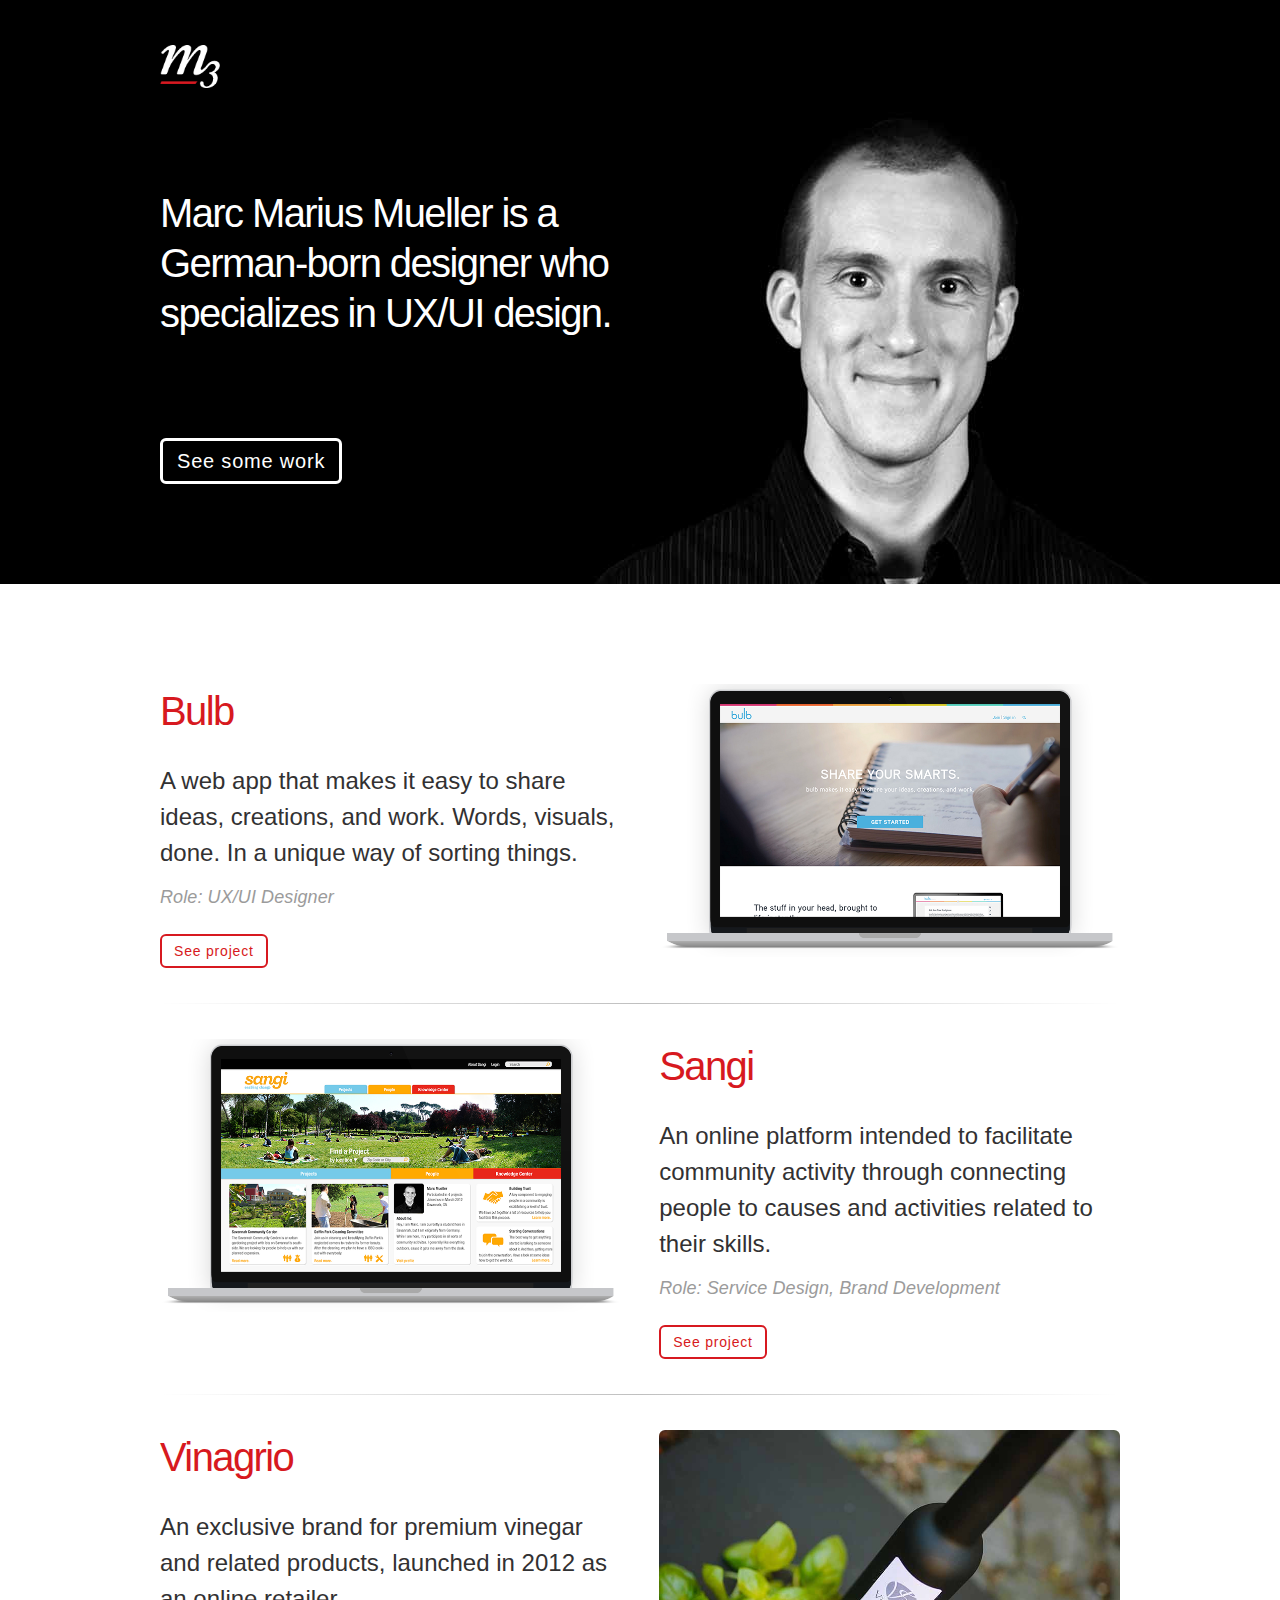
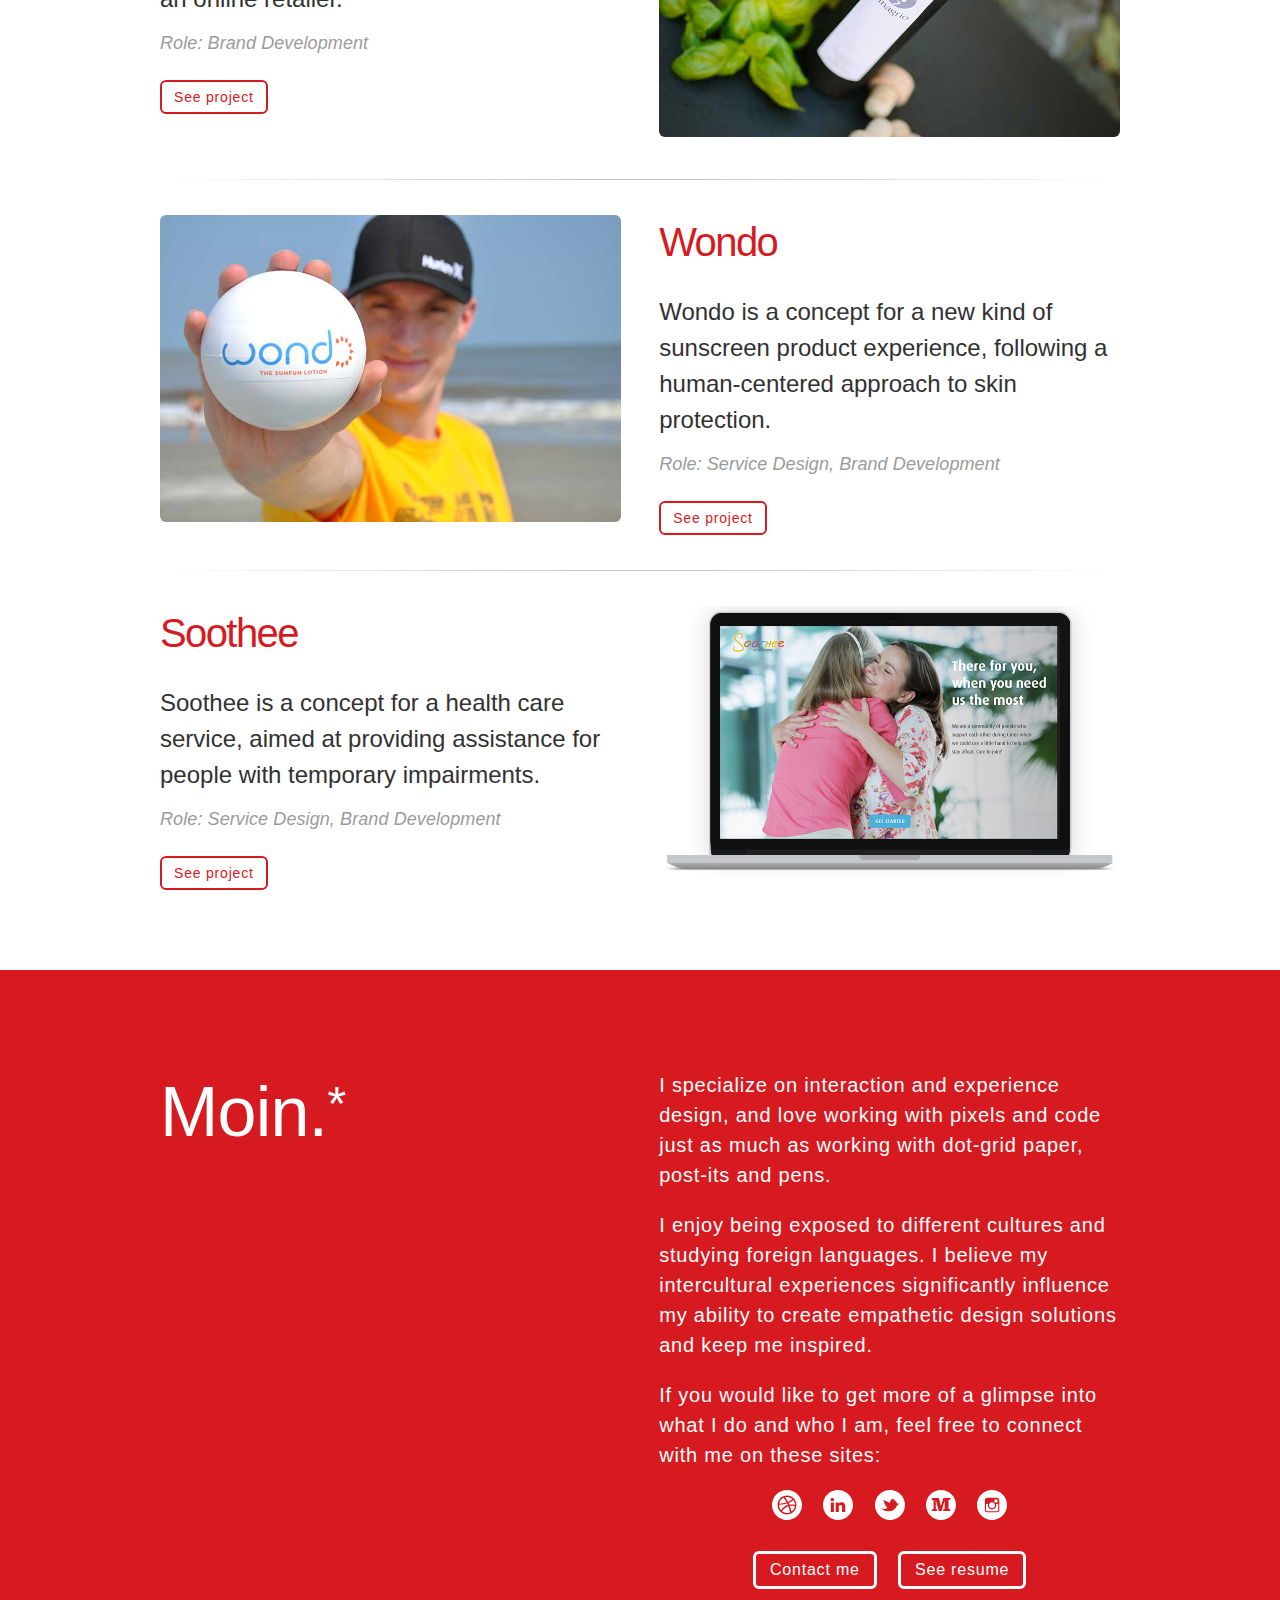
<file: index.html>
<!DOCTYPE html>
<html lang="en">
<head>
	<meta charset="utf-8">
	<title>Marc Marius Mueller</title>
	<meta name="description" content="">
	<meta name="author" content="">
	<meta name="viewport" content="width=device-width, initial-scale=1">
	<link rel="stylesheet" href="css/skeleton.css">
	<link rel="stylesheet" href="css/scss/styles.css">
	<link rel="icon" type="image/png" href="img/favicon.png">
</head>
<body>

	<!--	Header	-->
	<header class="u-full-width mp-header">
		<div class="container">
			<div class="row">
				<div class="six columns">
					<img src="img/logo_wht.png" class="logo" />
					<h1 class="mp-intro">Marc Marius Mueller is a German-born designer who specializes in UX/UI design.</h1>
					<a class="button--prim center" href="#mp-content">See some work</a>
				</div>
			</div>
		</div>
	</header>
	
	<!--	Main Content	-->
	<main class="mp-content container" id="mp-content">
		<div class="row mp-project">
			<div class="six columns">
				<h2 class="mp-heading">Bulb</h2>
				<h3 class="mp-description">A web app that makes it easy to share ideas, creations, and work. Words, visuals, done. In a unique way of sorting things.</h3>
				<h4 class="mp-role">Role: UX/UI Designer</h4>
				<a class="button" href="bulb.html">See project</a>
			</div>
			<div class="six columns">
				<img src="img/mp_bulb.png" class="mp-project-img u-max-full-width">
			</div>
		</div>
		<div class="row">
			<hr>
		</div>
		<div class="row mp-project">
			<div class="six columns">
				<img src="img/mp_sangi.png" class="mp-project-img u-max-full-width">
			</div>
			<div class="six columns">
				<h2 class="mp-heading">Sangi</h2>
				<h3 class="mp-description">An online platform intended to facilitate community activity through connecting people to causes and activities related to their skills.</h3>
				<h4 class="mp-role">Role: Service Design, Brand Development</h4>
				<a class="button" href="sangi.html">See project</a>
			</div>
		</div>
		<div class="row">
			<hr>
		</div>
		<div class="row mp-project">
			<div class="six columns">
				<h2 class="mp-heading">Vinagrio</h2>
				<h3 class="mp-description">An exclusive brand for premium vinegar and related products, launched in 2012 as an online retailer.</h3>
				<h4 class="mp-role">Role: Brand Development</h4>
				<a class="button" href="vinagrio.html">See project</a>
			</div>
			<div class="six columns">
				<img src="img/mp_vinagrio.jpg" class="mp-project-img u-max-full-width rounded">
			</div>
		</div>
		<div class="row">
			<hr>
		</div>
		<div class="row mp-project">
			<div class="six columns">
				<img src="img/mp_wondo.jpg" class="mp-project-img u-max-full-width rounded">
			</div>
			<div class="six columns">
				<h2 class="mp-heading">Wondo</h2>
				<h3 class="mp-description">Wondo is a concept for a new kind of sunscreen product experience, following a human-centered approach to skin protection.</h3>
				<h4 class="mp-role">Role: Service Design, Brand Development</h4>
				<a class="button" href="wondo.html">See project</a>
			</div>
		</div>
		<div class="row">
			<hr>
		</div>
		<div class="row mp-project">
			<div class="six columns">
				<h2 class="mp-heading">Soothee</h2>
				<h3 class="mp-description">Soothee is a concept for a health care service, aimed at providing assistance for people with temporary impairments.</h3>
				<h4 class="mp-role">Role: Service Design, Brand Development</h4>
				<a class="button" href="soothee.html">See project</a>
			</div>
			<div class="six columns">
				<img src="img/mp_soothee.png" class="mp-project-img u-max-full-width">
			</div>
		</div>
	</main>

	<!--	Footer	-->
	<footer class="mp-footer u-full-width">
		<div class="container">
			<div class="row">
				<div class="six columns">
					<h5 class="mp-greeting">Moin.<a href="http://en.wikipedia.org/wiki/Moin" target="_blank" class="easter-egg">*</a></h1>
				</div>
				<div class="six columns">
					<p class="mp-copy">
						I specialize on interaction and experience design, and love working with pixels and code just as much as working with dot-grid paper, post-its and pens.
					</p>
					<p class="mp-copy">
						I enjoy being exposed to different cultures and studying foreign languages. I believe my intercultural experiences significantly influence my ability to create empathetic design solutions and keep me inspired.
					</p>
					<p class="mp-copy">
						If you would like to get more of a glimpse into what I do and who I am, feel free to connect with me on these sites:
					</p>
					<div class="center-wrapper">
						<div class="center">
							<ul>
								<li> <!-- Dribbble -->
									<a href="https://dribbble.com/muellermm" target="_blank">
										<svg x="0px" y="0px" viewBox="0 0 30 30" enable-background="new 0 0 30 30" xml:space="preserve">
											<g>
												<path d="M15.6,15.1c0.1,0,0.2-0.1,0.3-0.1c-0.2-0.5-0.4-0.9-0.6-1.4c-4,1.2-7.9,1.1-8.2,1.1c0,0.1,0,0.2,0,0.2
													c0,2.1,0.8,3.9,2.1,5.4C9.2,20.1,11.4,16.4,15.6,15.1z"/>
												<path d="M16.4,16.3c-4.5,1.6-6.1,4.7-6.3,5c1.4,1.1,3.1,1.7,4.9,1.7c1.1,0,2.2-0.2,3.1-0.6
													C18,21.7,17.5,19.2,16.4,16.3C16.4,16.3,16.4,16.3,16.4,16.3z"/>
												<path d="M20.3,9C18.9,7.8,17,7,15,7c-0.6,0-1.3,0.1-1.9,0.2c0.2,0.3,1.7,2.3,3,4.7C19,10.8,20.2,9.2,20.3,9z"/>
												<path d="M14.6,12.4c-1.3-2.4-2.8-4.3-3-4.6c-2.2,1.1-3.9,3.1-4.4,5.6C7.5,13.4,10.8,13.4,14.6,12.4z"/>
												<path d="M16.7,13.1c0.2,0.4,0.4,0.8,0.5,1.2c0.1,0.1,0.1,0.3,0.2,0.4c2.7-0.3,5.3,0.2,5.6,0.3c0-1.9-0.7-3.6-1.8-5
													C21,10.2,19.7,11.9,16.7,13.1z"/>
												<path d="M17.9,15.9c1,2.9,1.5,5.2,1.6,5.7c1.8-1.2,3.1-3.1,3.4-5.4C22.6,16.2,20.4,15.5,17.9,15.9z"/>
												<path d="M15,0C6.7,0,0,6.7,0,15s6.7,15,15,15c8.3,0,15-6.7,15-15S23.3,0,15,0z M15,24.4c-5.2,0-9.4-4.2-9.4-9.4
													S9.8,5.6,15,5.6c5.2,0,9.4,4.2,9.4,9.4S20.2,24.4,15,24.4z"/>
											</g>
										</svg>
									</a>
								</li>
								<li> <!-- Linkedin -->
									<a href="https://www.linkedin.com/in/marcmariusmueller" target="_blank">
										<svg x="0px" y="0px" viewBox="0 0 30 30" enable-background="new 0 0 30 30" xml:space="preserve">
											<g>
												<path d="M15.8,13.9L15.8,13.9C15.8,13.9,15.7,13.9,15.8,13.9L15.8,13.9z"/>
												<path d="M15,0C6.7,0,0,6.7,0,15c0,8.3,6.7,15,15,15s15-6.7,15-15C30,6.7,23.3,0,15,0z M10.9,22H7.8v-9.4h3.1V22z
													 M9.3,11.3L9.3,11.3c-1.1,0-1.7-0.7-1.7-1.6C7.6,8.7,8.3,8,9.3,8c1.1,0,1.7,0.7,1.7,1.6C11.1,10.6,10.4,11.3,9.3,11.3z M22.2,22
													h-3.1v-5c0-1.3-0.5-2.1-1.6-2.1c-0.9,0-1.4,0.6-1.6,1.1c-0.1,0.2-0.1,0.5-0.1,0.8V22h-3.1c0,0,0-8.5,0-9.4h3.1v1.3
													c0.4-0.6,1.1-1.6,2.8-1.6c2.1,0,3.6,1.3,3.6,4.2V22z"/>
											</g>
										</svg>
									</a>
								</li>
								<li> <!-- Twitter -->
									<a href="https://twitter.com/muellermm" target="_blank">
										<svg x="0px" y="0px" viewBox="0 0 30 30" enable-background="new 0 0 30 30" xml:space="preserve">
											<path d="M15,0C6.7,0,0,6.7,0,15c0,8.3,6.7,15,15,15c8.3,0,15-6.7,15-15C30,6.7,23.3,0,15,0z M21.9,15.3
												c-0.3,1.2-0.9,2.5-2.2,3.6c-1.7,1.5-3.5,2.2-5.3,2.3c-1.7,0.1-3.4,0.1-5.2-0.7c-1.4-0.6-2.5-1.5-3.4-2.7c0,0,0,0,0,0h0c0,0,0,0,0,0
												c1.2,1.1,4.2,2.1,6.7-0.3c-0.4,0.1-0.8,0-1.1-0.3c-0.3-0.3-0.3-0.5-0.1-0.8c0.1-0.2,0.4-0.3,0.6-0.5c-0.4,0.1-0.8,0-1.2-0.1
												c-0.4-0.2-0.9-0.5-1-1c0.3-0.3,0.6-0.5,1.2-0.5c-0.6-0.2-1.2-0.5-1.6-0.9c-0.4-0.4-0.4-0.7-0.5-1c0.3-0.1,0.7-0.2,1.1-0.2
												c-0.9-0.4-1.2-1.1-1.4-1.7c-0.1-0.2-0.1-0.4,0-0.6c3.5,1.3,5.2,2.3,6.1,3.2c0.4-1.1,1.4-3.6,2.8-4.4c0,0.1,0,0.3-0.2,0.4
												C17.7,9,18,8.7,18.6,8.7c-0.1,0.3-0.3,0.5-0.6,0.6C18.4,9.2,18.8,9,19.2,9c0.4-0.1,0.4,0.2,0.2,0.4c-0.4,0.3-0.9,0.3-1.3,0.5
												c1.4,0,2.5,0.7,3.3,2.1c0.3,0.5,0.5,0.9,0.5,1.4c0.6,0.2,1.2,0.2,1.7,0.1c0.2,0,0.3-0.1,0.5-0.1c-0.2,0.3-0.5,0.6-0.9,0.7
												c-0.3,0.1-0.7,0.2-1.1,0.2c0.6,0.2,1.3,0.3,2,0.2C23.3,15.3,22.6,15.3,21.9,15.3z"/>
										</svg>
									</a>
								</li>
								<li> <!-- Medium -->
									<a href="https://medium.com/@muellermm" target="_blank">
										<svg x="0px" y="0px" viewBox="0 0 30 30" enable-background="new 0 0 30 30" xml:space="preserve">
											<path d="M15,0C6.7,0,0,6.7,0,15c0,8.3,6.7,15,15,15s15-6.7,15-15C30,6.7,23.3,0,15,0z M24.3,9.8c-0.4,0-0.7,0-1,0
												c-0.5,0-0.8,0.3-0.8,0.8c0,2.6,0,5.3,0,7.9c0,0.5,0.3,0.8,0.8,0.8c0.3,0,0.6,0,1,0c0,0.6,0,1.1,0,1.7c-2.3,0-4.7,0-7.1,0
												c0-0.5,0-1.1,0-1.6c0,0,0.1-0.1,0.1-0.1c1.7,0,1.4-0.3,1.4-1.6c0-2.3,0-4.7-0.1-7c-1,3.4-2,6.8-2.9,10.3c-1,0-1.9,0-2.9,0
												c-1-3.5-2-7-2.9-10.5c0,0-0.1,0-0.1,0c0,0.8,0,1.6,0,2.5c0,1.7,0,3.4,0,5.1c0,1.2,0.1,1.2,1.2,1.3c0.1,0,0.2,0,0.3,0
												c0,0.6,0,1.1,0,1.7c-1.9,0-3.7,0-5.6,0c0-0.5,0-1.1,0-1.7c0.4,0,0.7,0,1.1,0c0.5,0,0.8-0.3,0.8-0.8c0-2.6,0-5.3,0-7.9
												c0-0.6-0.3-0.8-0.8-0.8c-0.3,0-0.7,0-1.1,0c0-0.6,0-1.1,0-1.7C5.9,8,6,8,6.2,8c2,0,4,0,6,0c0.4,0,0.6,0.1,0.7,0.6
												c0.6,2.2,1.2,4.4,1.9,6.6c0.1,0.2,0.1,0.4,0.2,0.7c0.1-0.3,0.2-0.5,0.2-0.6c0.6-2.2,1.3-4.4,1.9-6.6C17.3,8.2,17.4,8,17.9,8
												c2,0,3.9,0,5.9,0c0.2,0,0.4,0,0.6,0C24.3,8.6,24.3,9.2,24.3,9.8z"/>
										</svg>
									</a>
								</li>
								<li> <!-- Instagram -->
									<a href="https://instagram.com/muellermm/" target="_blank">
										<svg x="0px" y="0px" viewBox="0 0 30 30" enable-background="new 0 0 30 30" xml:space="preserve">
											<g>
												<path d="M15,18.1c1.6,0,2.9-1.3,2.9-2.9c0-1.6-1.3-3-2.9-3c-1.6,0-3,1.3-3,3C12,16.8,13.4,18.1,15,18.1z"/>
												<path d="M17.9,12.6h2.2c0.3,0,0.5-0.2,0.5-0.5V9.9c0-0.3-0.2-0.5-0.5-0.5h-2.2c-0.3,0-0.5,0.2-0.5,0.5v2.2
													C17.4,12.4,17.6,12.6,17.9,12.6z"/>
												<path d="M15,0C6.7,0,0,6.7,0,15c0,8.3,6.7,15,15,15c8.3,0,15-6.7,15-15C30,6.7,23.3,0,15,0z M22.3,19.9
													c0,1.3-1,2.3-2.3,2.3h-9.8c-1.3,0-2.3-1-2.3-2.3v-9.8c0-1.3,1-2.3,2.3-2.3h9.8c1.3,0,2.3,1,2.3,2.3V19.9z"/>
												<path d="M19.2,15.2c0,2.3-1.9,4.2-4.2,4.2c-2.3,0-4.2-1.9-4.2-4.2c0-0.4,0.1-0.8,0.2-1.2h-2v5.7
													c0,0.9,0.7,1.6,1.6,1.6h9c0.9,0,1.6-0.7,1.6-1.6V14h-2C19.1,14.4,19.2,14.8,19.2,15.2z"/>
											</g>
										</svg>
									</a>
								</li>
							</ul>
							<a class="button--sec" href="mailto:marcmariusmueller@gmail.com">Contact me</a>
							<a class="button--sec" href="div/mmmueller_resume.pdf">See resume</a>
						</div>
					</div>
				</div>
			</div>
		</div>
	</footer>
	<script>
	  (function(i,s,o,g,r,a,m){i['GoogleAnalyticsObject']=r;i[r]=i[r]||function(){
	  (i[r].q=i[r].q||[]).push(arguments)},i[r].l=1*new Date();a=s.createElement(o),
	  m=s.getElementsByTagName(o)[0];a.async=1;a.src=g;m.parentNode.insertBefore(a,m)
	  })(window,document,'script','//www.google-analytics.com/analytics.js','ga');

	  ga('create', 'UA-10279305-3', 'auto');
	  ga('send', 'pageview');

	</script>
</body>
</html>
</file>
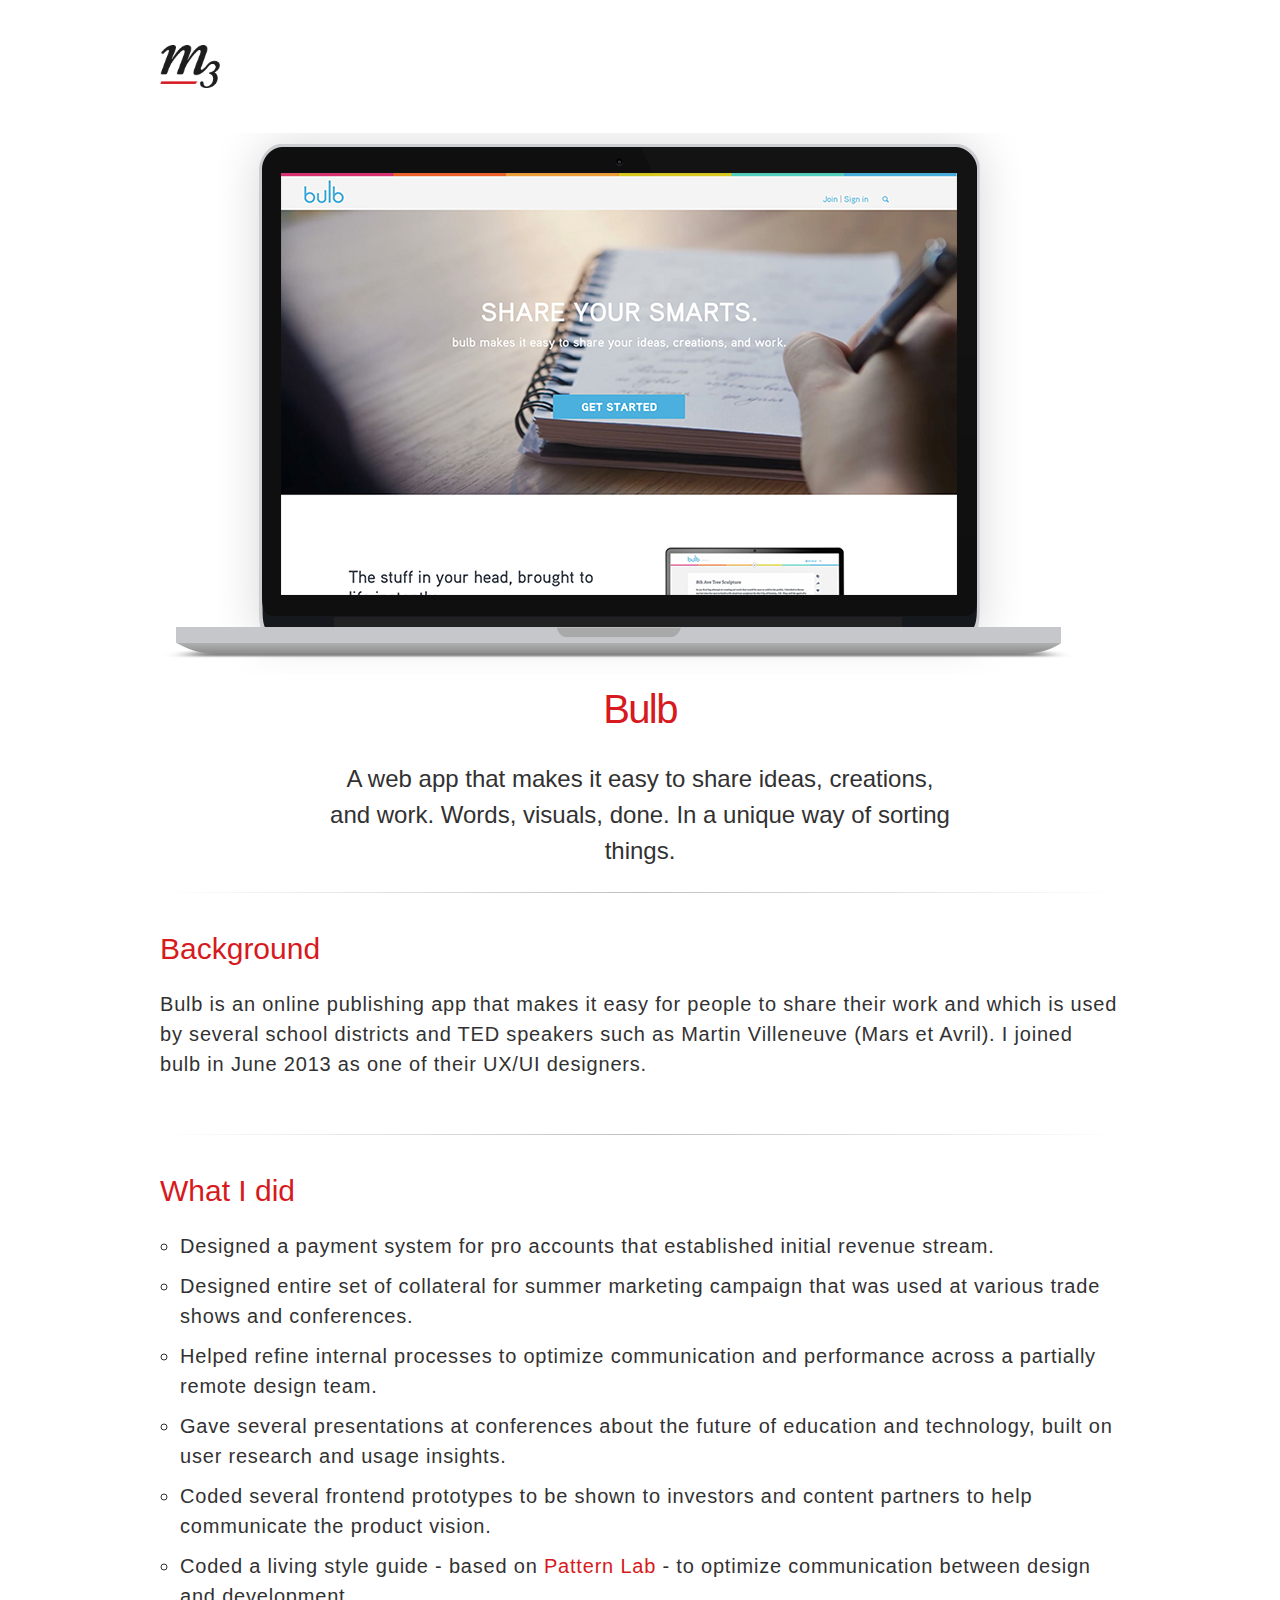
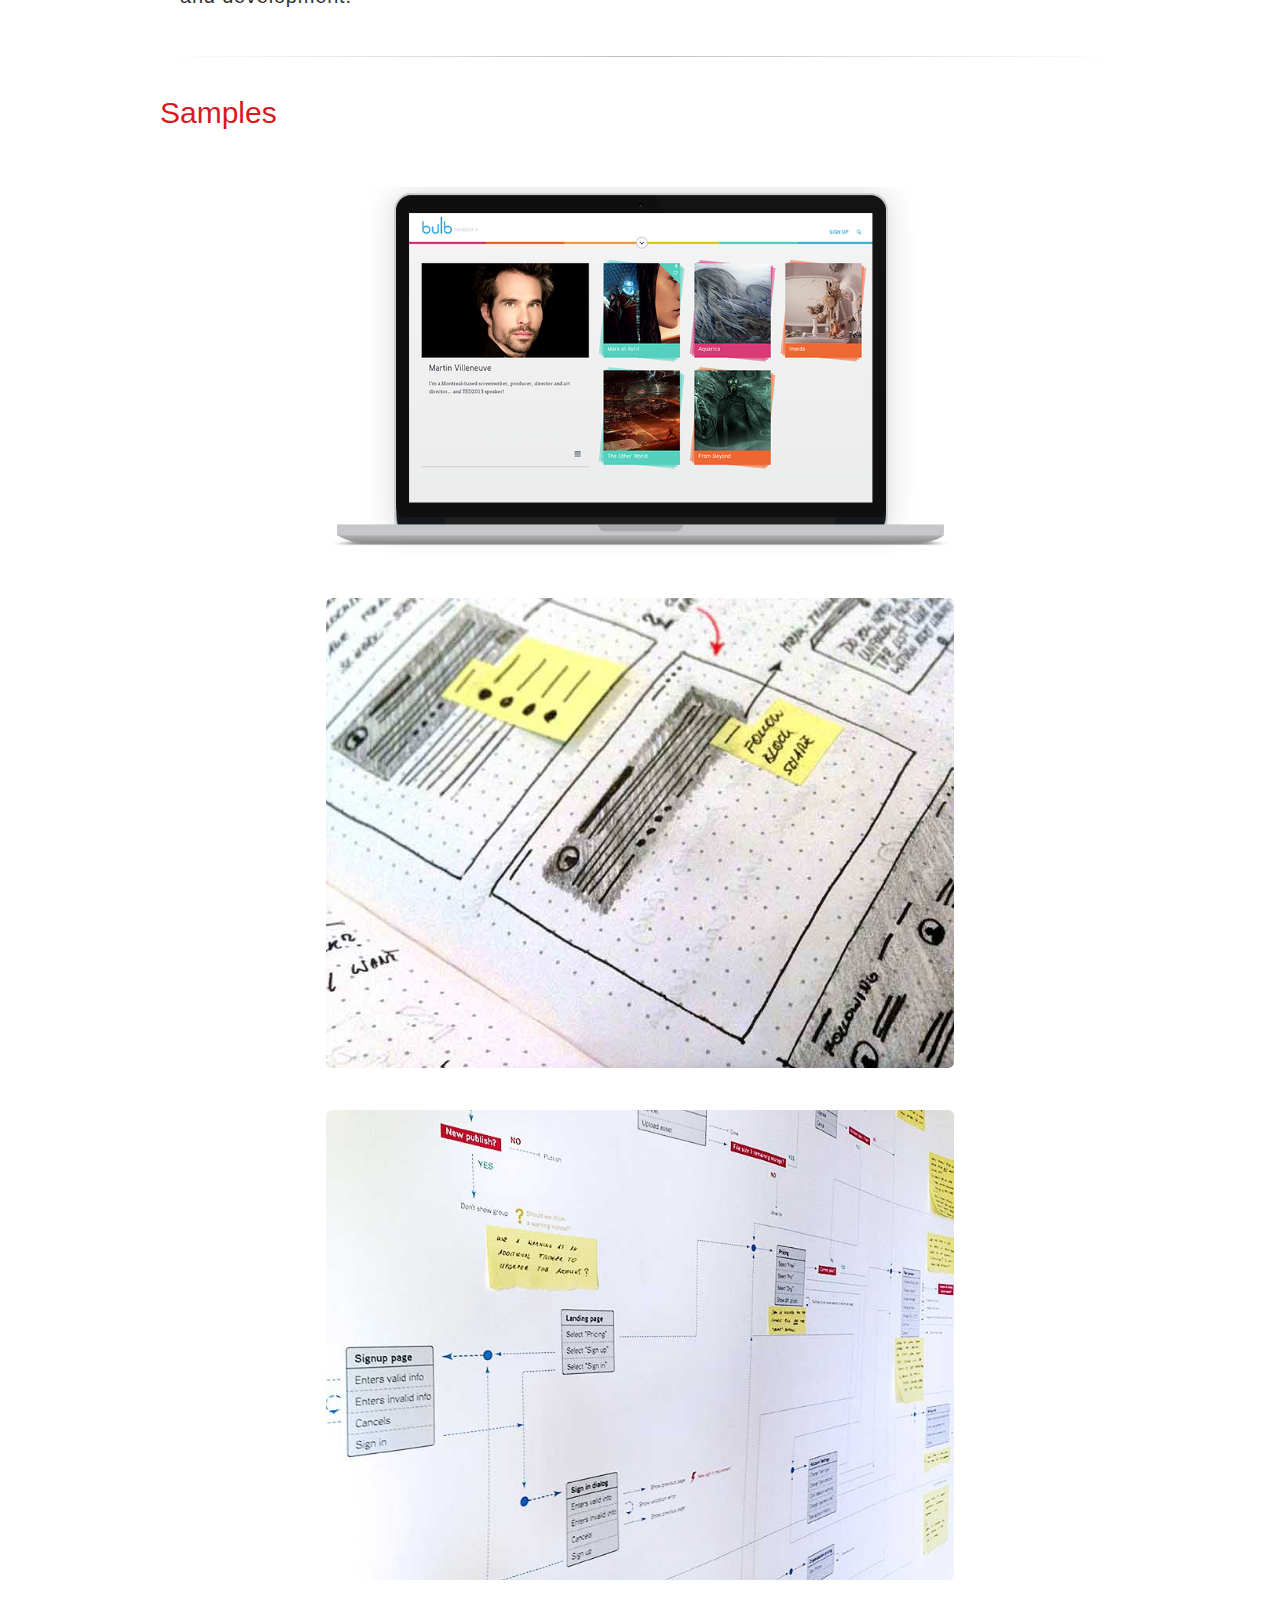
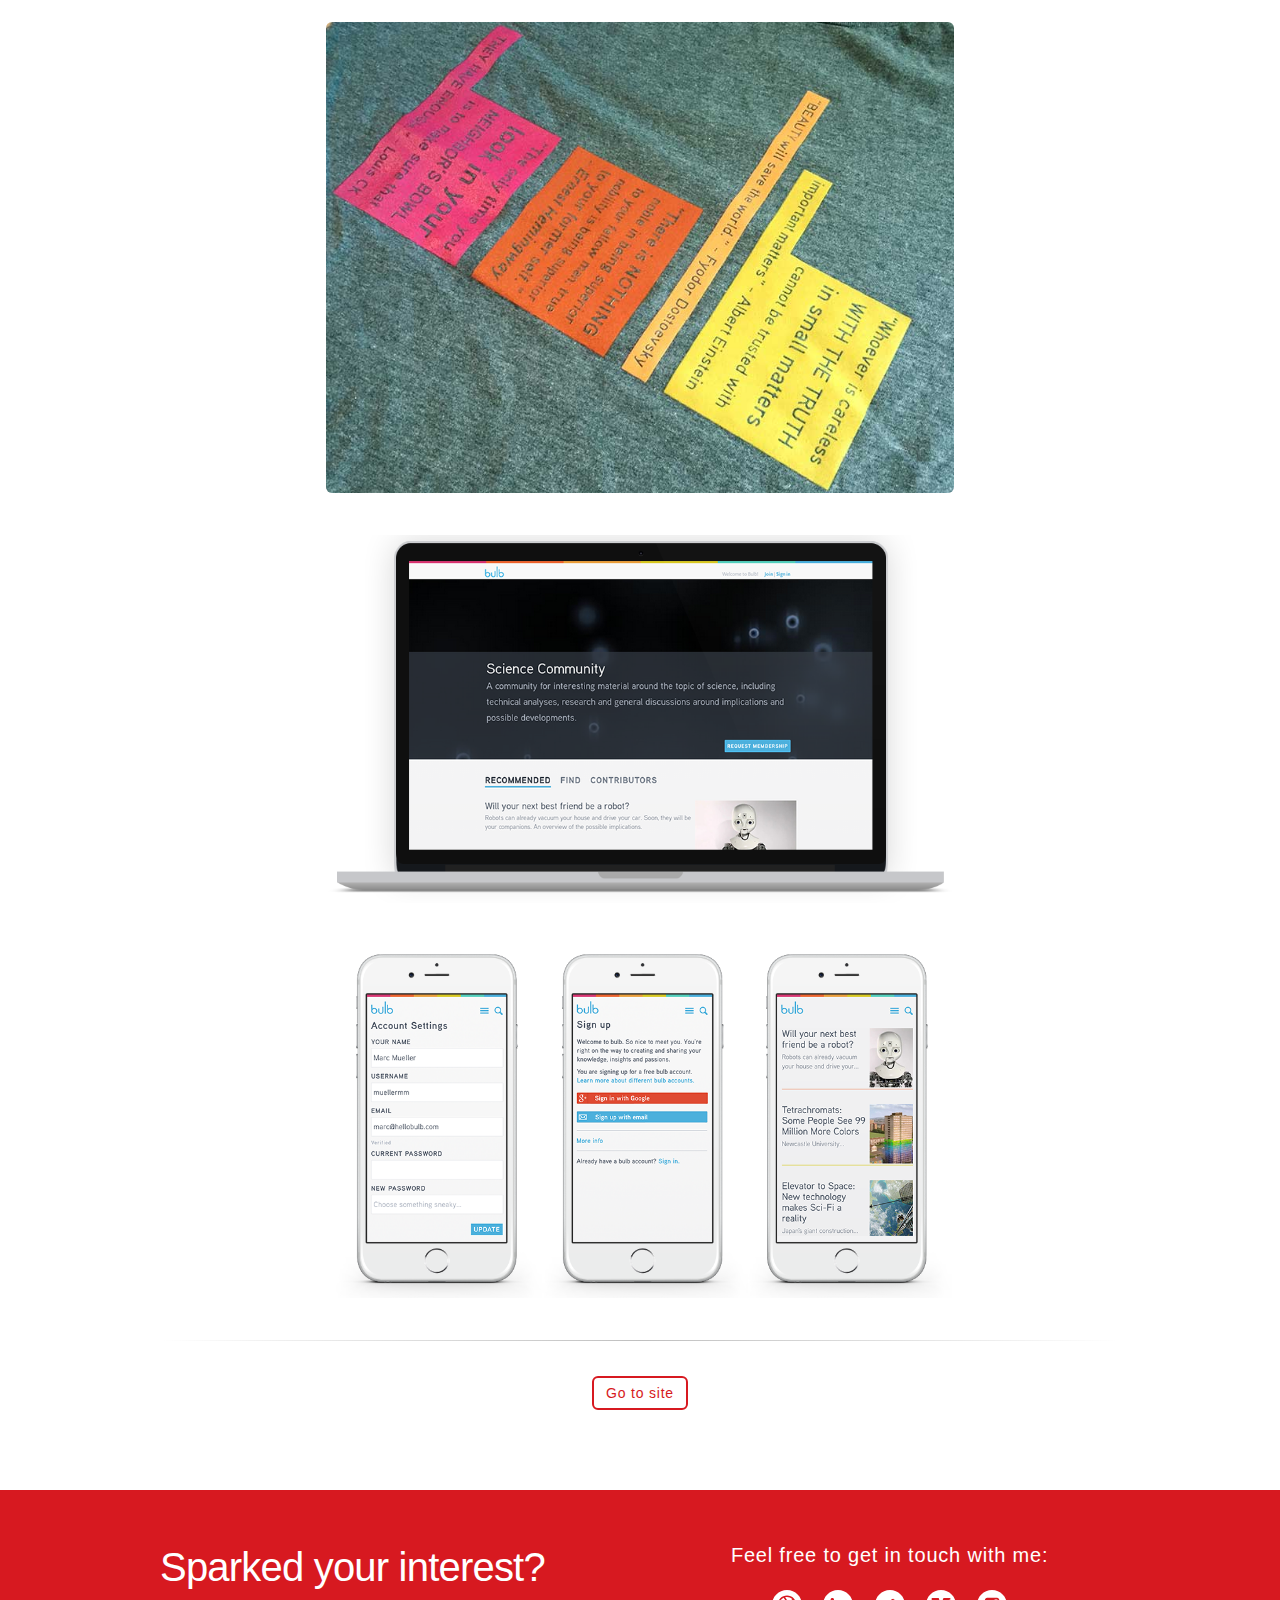
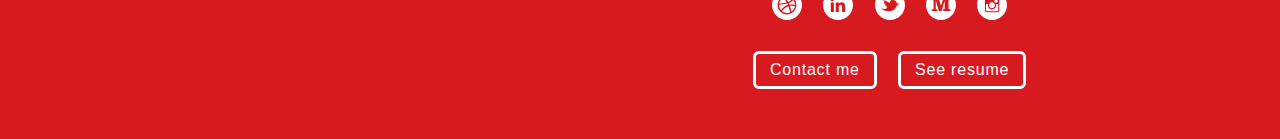
<file: bulb.html>
<!DOCTYPE html>
<html lang="en">
<head>
	<meta charset="utf-8">
	<title>Marc Marius Mueller | Bulb</title>
	<meta name="description" content="">
	<meta name="author" content="">
	<meta name="viewport" content="width=device-width, initial-scale=1">
	<link rel="stylesheet" href="css/skeleton.css">
	<link rel="stylesheet" href="css/scss/styles.css">
	<link rel="icon" type="image/png" href="img/favicon.png">
</head>
<body>

	<!--	Header	-->
	<header class="container pr-header">
		<div class="row">
				<a href="index.html"><img src="img/logo_blk.png" class="logo" /></a>
		</div>
	</header>
	
	<!--	Main Content	-->
	<main class="pr-content container">
		<div class="row">
			<img src="img/mp_bulb.png" class="pr-hero u-max-full-width">
			<div class="eight offset-by-two columns">
				<div class="center-wrapper">
					<div class="center">
						<h2 class="pr-title">Bulb</h2>
						<h3 class="pr-intro">A web app that makes it easy to share ideas, creations, and work. Words, visuals, done. In a unique way of sorting things.</h3>
					</div>
				</div>
			</div>
		</div>
		<hr>
		<div class="row pr-block">
			<h6 class="pr-heading">Background</h6>
			<p class="pr-copy">Bulb is an online publishing app that makes it easy for people to share their  work and which is used by several school districts and TED speakers such as Martin Villeneuve (Mars et Avril). I joined bulb in June 2013 as one of their UX/UI designers.</p>
		</div>
		<hr>
		<div class="row pr-block">
			<h6 class="pr-heading">What I did</h6>
			<ul class="pr-copy">
				<li>Designed a payment system for pro accounts that established initial revenue stream.</li>
				<li>Designed entire set of collateral for summer marketing campaign that was used at various trade shows and conferences.</li>
				<li>Helped refine internal processes to optimize communication and performance across a partially remote design team.</li>
				<li>Gave several presentations at conferences about the future of education and technology, built on user research and usage insights.</li>
				<li>Coded several frontend prototypes to be shown to investors and content partners to help communicate the product vision.</li>
				<li>Coded a living style guide - based on <a href="http://patternlab.io" target="_blank">Pattern Lab</a> - to optimize communication between design and development.</li>
			</ul>
		</div>
		<hr>
		<div class="row pr-block">
			<h6 class="pr-heading">Samples</h6>
		</div>
		<div class="row pr-block">
			<div class="eight offset-by-two columns">
				<img src="img/bulb_profile.png" class="pr-img u-max-full-width">
			</div>
		</div>
		<div class="row pr-block">
			<div class="eight offset-by-two columns">
				<img src="img/bulb_wires.jpg" class="pr-img u-max-full-width rounded">
			</div>
		</div>
		<div class="row pr-block">
			<div class="eight offset-by-two columns">
				<img src="img/bulb_flows.jpg" class="pr-img u-max-full-width rounded">
			</div>
		</div>
		<div class="row pr-block">
			<div class="eight offset-by-two columns">
				<img src="img/bulb_shirt.jpg" class="pr-img u-max-full-width rounded">
			</div>
		</div>
		<div class="row pr-block">
			<div class="eight offset-by-two columns">
				<img src="img/bulb_proto.png" class="pr-img u-max-full-width">
			</div>
		</div>
		<div class="row pr-block">
			<div class="eight offset-by-two columns">
				<img src="img/bulb_mobile.png" class="pr-img u-max-full-width">
			</div>
		</div>
		<hr>
		<div class="row">
			<div class="center-wrapper">
				<div class="center">
					<a href="https://www.bulbapp.com" target="_blank" class="button large">Go to site</a>
				</div>
			</div>
		</div>
	</main>

	<!--	Footer	-->
	<footer class="pr-footer full-width">
		<div class="container">
			<div class="row">
				<div class="six columns">
					<h5 class="pr-greeting">Sparked your interest?</h1>
				</div>
				<div class="six columns">
					<div class="center-wrapper">
						<div class="center">
							<p class="mp-copy">
								Feel free to get in touch with me:
							</p>
							<ul>
								<li> <!-- Dribbble -->
									<a href="https://dribbble.com/muellermm" target="_blank">
										<svg x="0px" y="0px" viewBox="0 0 30 30" enable-background="new 0 0 30 30" xml:space="preserve">
											<g>
												<path d="M15.6,15.1c0.1,0,0.2-0.1,0.3-0.1c-0.2-0.5-0.4-0.9-0.6-1.4c-4,1.2-7.9,1.1-8.2,1.1c0,0.1,0,0.2,0,0.2
													c0,2.1,0.8,3.9,2.1,5.4C9.2,20.1,11.4,16.4,15.6,15.1z"/>
												<path d="M16.4,16.3c-4.5,1.6-6.1,4.7-6.3,5c1.4,1.1,3.1,1.7,4.9,1.7c1.1,0,2.2-0.2,3.1-0.6
													C18,21.7,17.5,19.2,16.4,16.3C16.4,16.3,16.4,16.3,16.4,16.3z"/>
												<path d="M20.3,9C18.9,7.8,17,7,15,7c-0.6,0-1.3,0.1-1.9,0.2c0.2,0.3,1.7,2.3,3,4.7C19,10.8,20.2,9.2,20.3,9z"/>
												<path d="M14.6,12.4c-1.3-2.4-2.8-4.3-3-4.6c-2.2,1.1-3.9,3.1-4.4,5.6C7.5,13.4,10.8,13.4,14.6,12.4z"/>
												<path d="M16.7,13.1c0.2,0.4,0.4,0.8,0.5,1.2c0.1,0.1,0.1,0.3,0.2,0.4c2.7-0.3,5.3,0.2,5.6,0.3c0-1.9-0.7-3.6-1.8-5
													C21,10.2,19.7,11.9,16.7,13.1z"/>
												<path d="M17.9,15.9c1,2.9,1.5,5.2,1.6,5.7c1.8-1.2,3.1-3.1,3.4-5.4C22.6,16.2,20.4,15.5,17.9,15.9z"/>
												<path d="M15,0C6.7,0,0,6.7,0,15s6.7,15,15,15c8.3,0,15-6.7,15-15S23.3,0,15,0z M15,24.4c-5.2,0-9.4-4.2-9.4-9.4
													S9.8,5.6,15,5.6c5.2,0,9.4,4.2,9.4,9.4S20.2,24.4,15,24.4z"/>
											</g>
										</svg>
									</a>
								</li>
								<li> <!-- Linkedin -->
									<a href="https://www.linkedin.com/in/marcmariusmueller" target="_blank">
										<svg x="0px" y="0px" viewBox="0 0 30 30" enable-background="new 0 0 30 30" xml:space="preserve">
											<g>
												<path d="M15.8,13.9L15.8,13.9C15.8,13.9,15.7,13.9,15.8,13.9L15.8,13.9z"/>
												<path d="M15,0C6.7,0,0,6.7,0,15c0,8.3,6.7,15,15,15s15-6.7,15-15C30,6.7,23.3,0,15,0z M10.9,22H7.8v-9.4h3.1V22z
													 M9.3,11.3L9.3,11.3c-1.1,0-1.7-0.7-1.7-1.6C7.6,8.7,8.3,8,9.3,8c1.1,0,1.7,0.7,1.7,1.6C11.1,10.6,10.4,11.3,9.3,11.3z M22.2,22
													h-3.1v-5c0-1.3-0.5-2.1-1.6-2.1c-0.9,0-1.4,0.6-1.6,1.1c-0.1,0.2-0.1,0.5-0.1,0.8V22h-3.1c0,0,0-8.5,0-9.4h3.1v1.3
													c0.4-0.6,1.1-1.6,2.8-1.6c2.1,0,3.6,1.3,3.6,4.2V22z"/>
											</g>
										</svg>
									</a>
								</li>
								<li> <!-- Twitter -->
									<a href="https://twitter.com/muellermm" target="_blank">
										<svg x="0px" y="0px" viewBox="0 0 30 30" enable-background="new 0 0 30 30" xml:space="preserve">
											<path d="M15,0C6.7,0,0,6.7,0,15c0,8.3,6.7,15,15,15c8.3,0,15-6.7,15-15C30,6.7,23.3,0,15,0z M21.9,15.3
												c-0.3,1.2-0.9,2.5-2.2,3.6c-1.7,1.5-3.5,2.2-5.3,2.3c-1.7,0.1-3.4,0.1-5.2-0.7c-1.4-0.6-2.5-1.5-3.4-2.7c0,0,0,0,0,0h0c0,0,0,0,0,0
												c1.2,1.1,4.2,2.1,6.7-0.3c-0.4,0.1-0.8,0-1.1-0.3c-0.3-0.3-0.3-0.5-0.1-0.8c0.1-0.2,0.4-0.3,0.6-0.5c-0.4,0.1-0.8,0-1.2-0.1
												c-0.4-0.2-0.9-0.5-1-1c0.3-0.3,0.6-0.5,1.2-0.5c-0.6-0.2-1.2-0.5-1.6-0.9c-0.4-0.4-0.4-0.7-0.5-1c0.3-0.1,0.7-0.2,1.1-0.2
												c-0.9-0.4-1.2-1.1-1.4-1.7c-0.1-0.2-0.1-0.4,0-0.6c3.5,1.3,5.2,2.3,6.1,3.2c0.4-1.1,1.4-3.6,2.8-4.4c0,0.1,0,0.3-0.2,0.4
												C17.7,9,18,8.7,18.6,8.7c-0.1,0.3-0.3,0.5-0.6,0.6C18.4,9.2,18.8,9,19.2,9c0.4-0.1,0.4,0.2,0.2,0.4c-0.4,0.3-0.9,0.3-1.3,0.5
												c1.4,0,2.5,0.7,3.3,2.1c0.3,0.5,0.5,0.9,0.5,1.4c0.6,0.2,1.2,0.2,1.7,0.1c0.2,0,0.3-0.1,0.5-0.1c-0.2,0.3-0.5,0.6-0.9,0.7
												c-0.3,0.1-0.7,0.2-1.1,0.2c0.6,0.2,1.3,0.3,2,0.2C23.3,15.3,22.6,15.3,21.9,15.3z"/>
										</svg>
									</a>
								</li>
								<li> <!-- Medium -->
									<a href="https://medium.com/@muellermm" target="_blank">
										<svg x="0px" y="0px" viewBox="0 0 30 30" enable-background="new 0 0 30 30" xml:space="preserve">
											<path d="M15,0C6.7,0,0,6.7,0,15c0,8.3,6.7,15,15,15s15-6.7,15-15C30,6.7,23.3,0,15,0z M24.3,9.8c-0.4,0-0.7,0-1,0
												c-0.5,0-0.8,0.3-0.8,0.8c0,2.6,0,5.3,0,7.9c0,0.5,0.3,0.8,0.8,0.8c0.3,0,0.6,0,1,0c0,0.6,0,1.1,0,1.7c-2.3,0-4.7,0-7.1,0
												c0-0.5,0-1.1,0-1.6c0,0,0.1-0.1,0.1-0.1c1.7,0,1.4-0.3,1.4-1.6c0-2.3,0-4.7-0.1-7c-1,3.4-2,6.8-2.9,10.3c-1,0-1.9,0-2.9,0
												c-1-3.5-2-7-2.9-10.5c0,0-0.1,0-0.1,0c0,0.8,0,1.6,0,2.5c0,1.7,0,3.4,0,5.1c0,1.2,0.1,1.2,1.2,1.3c0.1,0,0.2,0,0.3,0
												c0,0.6,0,1.1,0,1.7c-1.9,0-3.7,0-5.6,0c0-0.5,0-1.1,0-1.7c0.4,0,0.7,0,1.1,0c0.5,0,0.8-0.3,0.8-0.8c0-2.6,0-5.3,0-7.9
												c0-0.6-0.3-0.8-0.8-0.8c-0.3,0-0.7,0-1.1,0c0-0.6,0-1.1,0-1.7C5.9,8,6,8,6.2,8c2,0,4,0,6,0c0.4,0,0.6,0.1,0.7,0.6
												c0.6,2.2,1.2,4.4,1.9,6.6c0.1,0.2,0.1,0.4,0.2,0.7c0.1-0.3,0.2-0.5,0.2-0.6c0.6-2.2,1.3-4.4,1.9-6.6C17.3,8.2,17.4,8,17.9,8
												c2,0,3.9,0,5.9,0c0.2,0,0.4,0,0.6,0C24.3,8.6,24.3,9.2,24.3,9.8z"/>
										</svg>
									</a>
								</li>
								<li> <!-- Instagram -->
									<a href="https://instagram.com/muellermm/" target="_blank">
										<svg x="0px" y="0px" viewBox="0 0 30 30" enable-background="new 0 0 30 30" xml:space="preserve">
											<g>
												<path d="M15,18.1c1.6,0,2.9-1.3,2.9-2.9c0-1.6-1.3-3-2.9-3c-1.6,0-3,1.3-3,3C12,16.8,13.4,18.1,15,18.1z"/>
												<path d="M17.9,12.6h2.2c0.3,0,0.5-0.2,0.5-0.5V9.9c0-0.3-0.2-0.5-0.5-0.5h-2.2c-0.3,0-0.5,0.2-0.5,0.5v2.2
													C17.4,12.4,17.6,12.6,17.9,12.6z"/>
												<path d="M15,0C6.7,0,0,6.7,0,15c0,8.3,6.7,15,15,15c8.3,0,15-6.7,15-15C30,6.7,23.3,0,15,0z M22.3,19.9
													c0,1.3-1,2.3-2.3,2.3h-9.8c-1.3,0-2.3-1-2.3-2.3v-9.8c0-1.3,1-2.3,2.3-2.3h9.8c1.3,0,2.3,1,2.3,2.3V19.9z"/>
												<path d="M19.2,15.2c0,2.3-1.9,4.2-4.2,4.2c-2.3,0-4.2-1.9-4.2-4.2c0-0.4,0.1-0.8,0.2-1.2h-2v5.7
													c0,0.9,0.7,1.6,1.6,1.6h9c0.9,0,1.6-0.7,1.6-1.6V14h-2C19.1,14.4,19.2,14.8,19.2,15.2z"/>
											</g>
										</svg>
									</a>
								</li>
							</ul>
							<a class="button--sec" href="mailto:marcmariusmueller@gmail.com">Contact me</a>
							<a class="button--sec" href="div/mmmueller_resume.pdf">See resume</a>
						</div>
					</div>
				</div>
			</div>
		</div>
	</footer>
	<script>
	  (function(i,s,o,g,r,a,m){i['GoogleAnalyticsObject']=r;i[r]=i[r]||function(){
	  (i[r].q=i[r].q||[]).push(arguments)},i[r].l=1*new Date();a=s.createElement(o),
	  m=s.getElementsByTagName(o)[0];a.async=1;a.src=g;m.parentNode.insertBefore(a,m)
	  })(window,document,'script','//www.google-analytics.com/analytics.js','ga');

	  ga('create', 'UA-10279305-3', 'auto');
	  ga('send', 'pageview');

	</script>
</body>
</html>
</file>
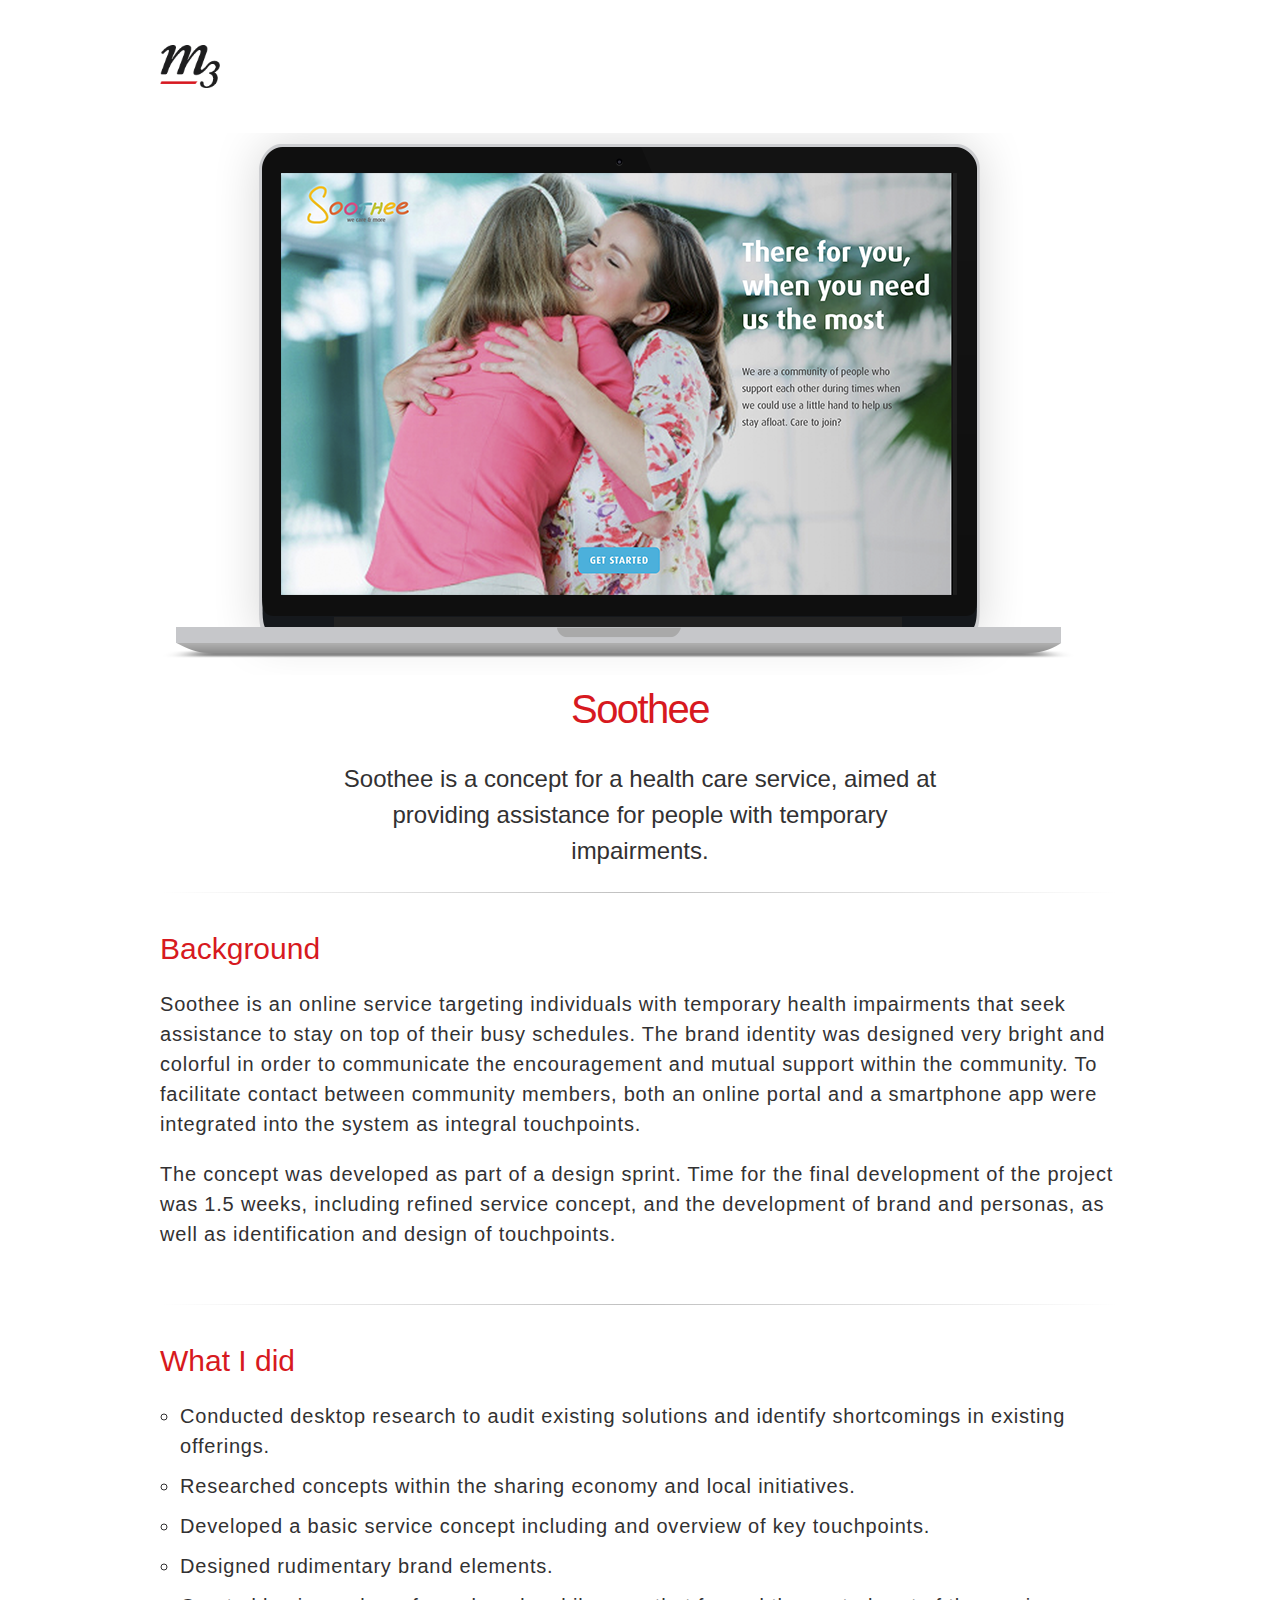
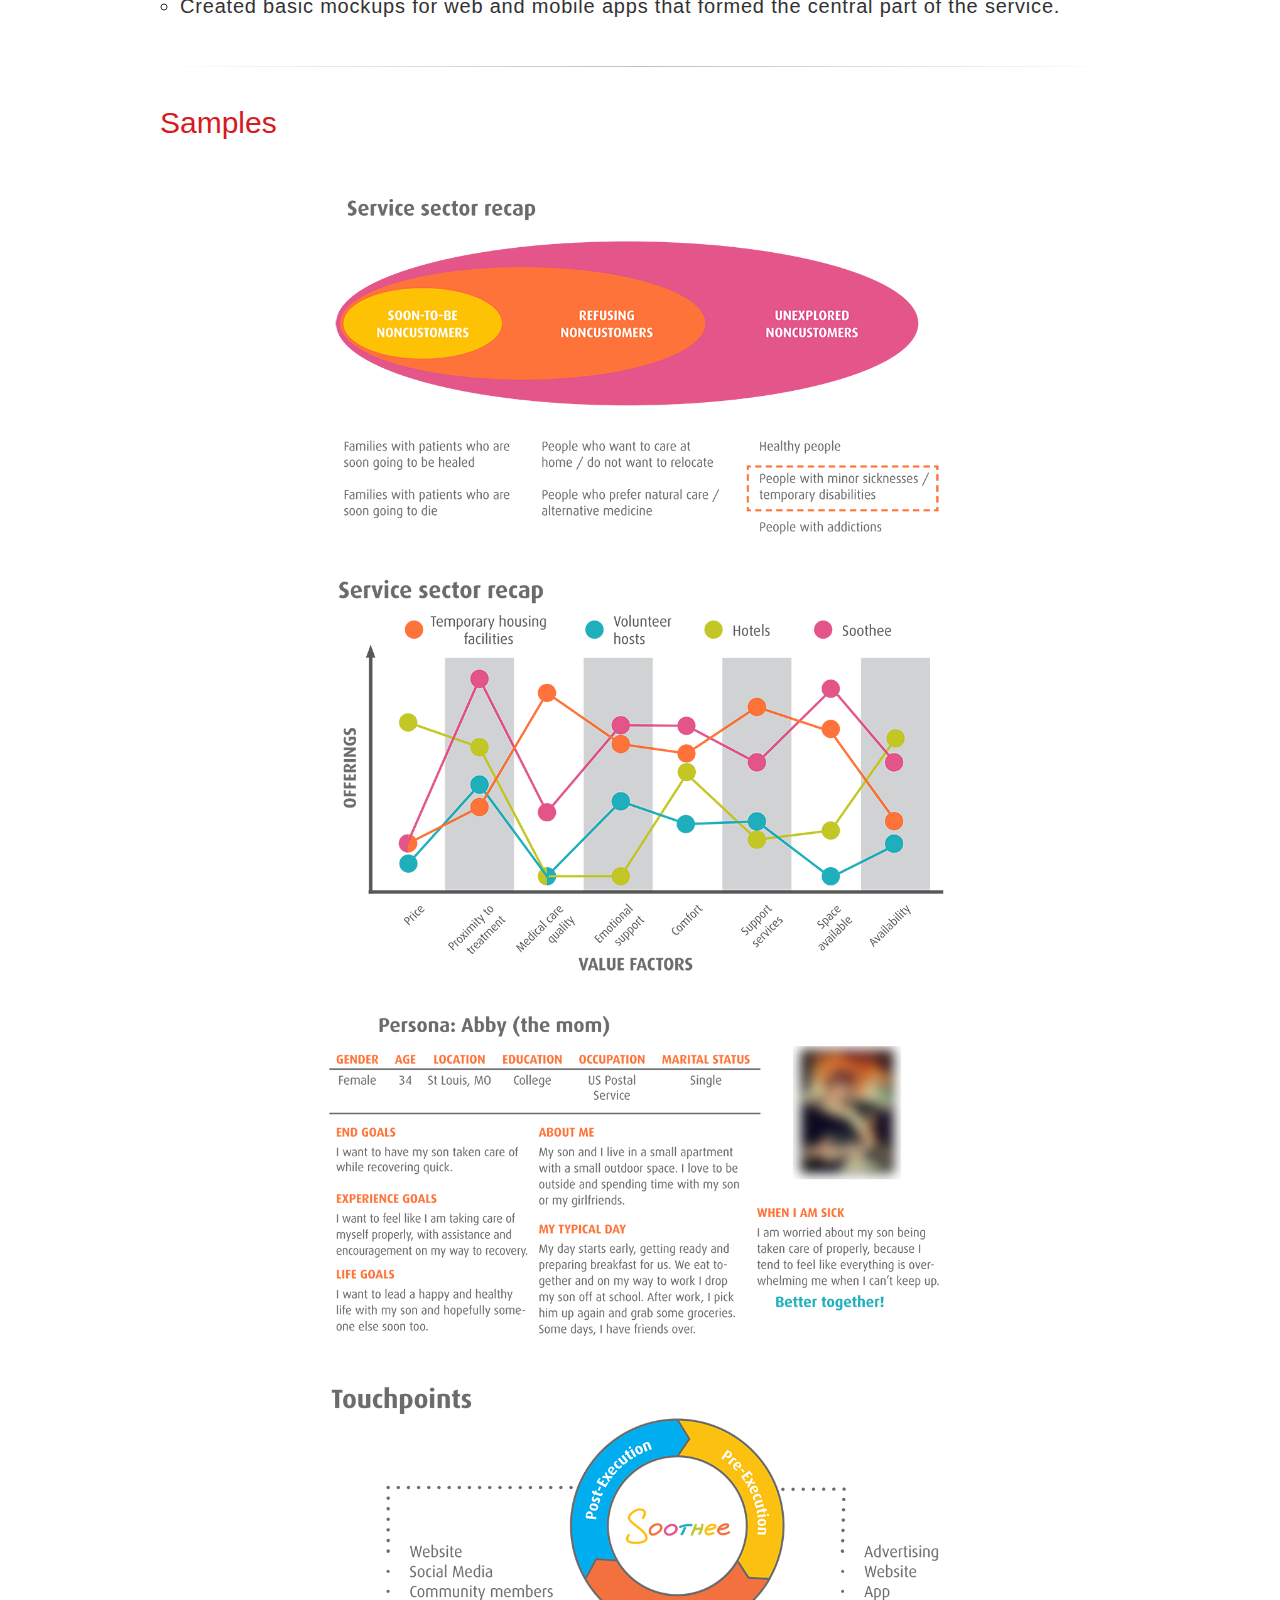
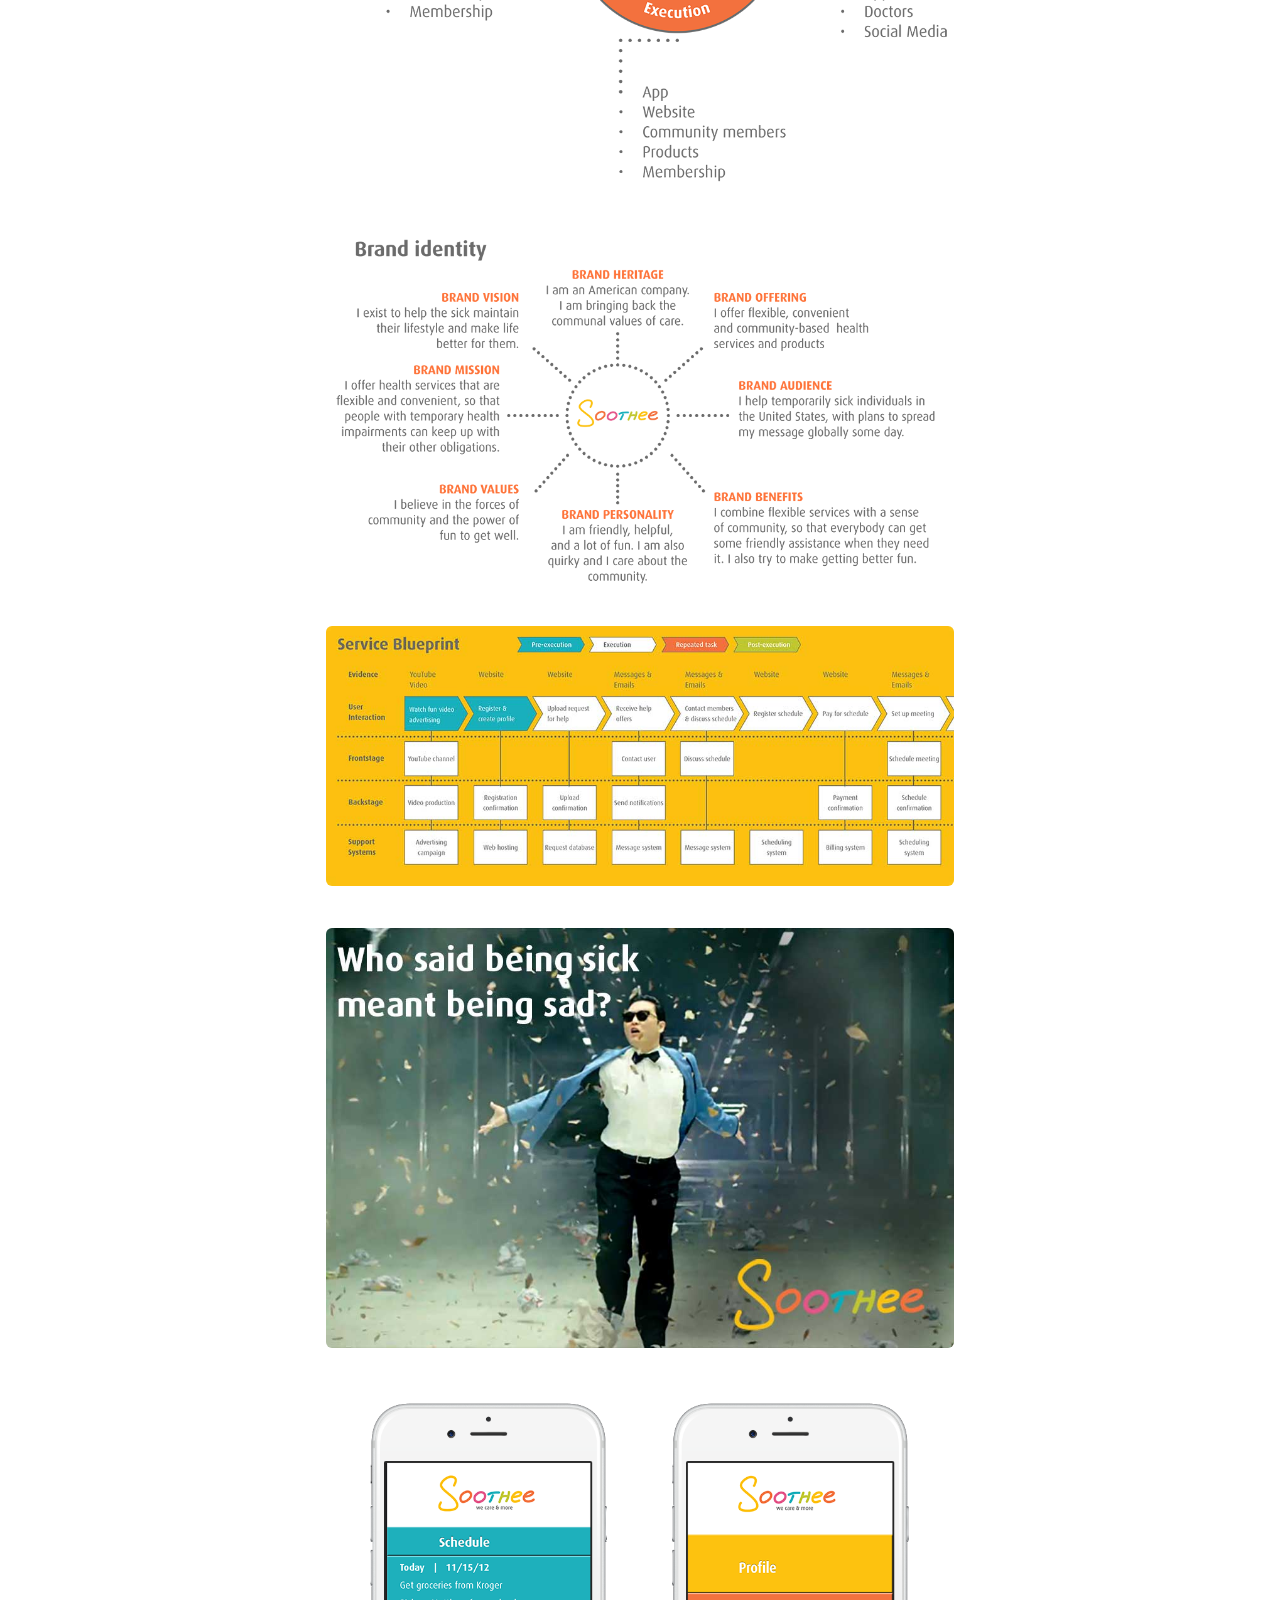
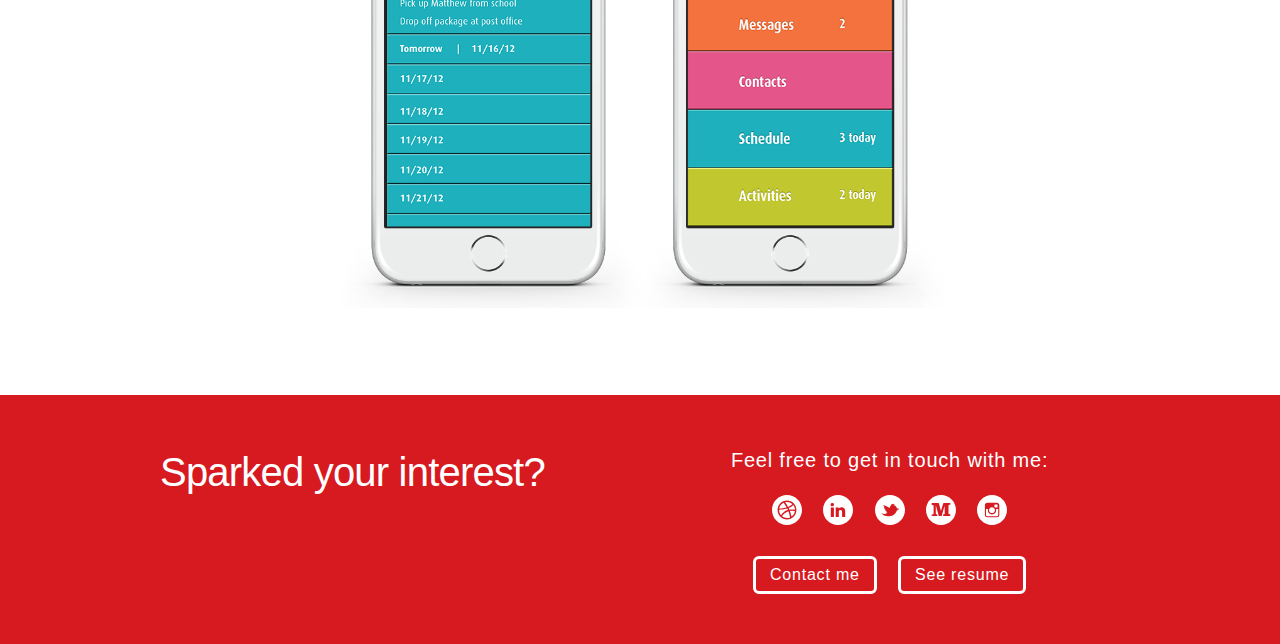
<file: soothee.html>
<!DOCTYPE html>
<html lang="en">
<head>
	<meta charset="utf-8">
	<title>Marc Marius Mueller | Soothee</title>
	<meta name="description" content="">
	<meta name="author" content="">
	<meta name="viewport" content="width=device-width, initial-scale=1">
	<link rel="stylesheet" href="css/skeleton.css">
	<link rel="stylesheet" href="css/scss/styles.css">
	<link rel="icon" type="image/png" href="img/favicon.png">
</head>
<body>

	<!--	Header	-->
	<header class="container pr-header">
		<div class="row">
				<a href="index.html"><img src="img/logo_blk.png" class="logo" /></a>
		</div>
	</header>
	
	<!--	Main Content	-->
	<main class="pr-content container">
		<div class="row">
			<img src="img/mp_soothee.png" class="pr-hero u-max-full-width">
			<div class="eight offset-by-two columns">
				<div class="center-wrapper">
					<div class="center">
						<h2 class="pr-title">Soothee</h2>
						<h3 class="pr-intro">Soothee is a concept for a health care service, aimed at providing assistance for people with temporary impairments.</h3>
					</div>
				</div>
			</div>
		</div>
		<hr>
		<div class="row pr-block">
			<h6 class="pr-heading">Background</h6>
			<p class="pr-copy">Soothee is an online service targeting individuals with temporary health impairments that seek assistance to stay on top of their busy schedules. The brand identity was designed very bright and colorful in order to communicate the encouragement and mutual support within the community. To facilitate contact between community members, both an online portal and a smartphone app were integrated into the system as integral touchpoints.</p>
			<p class="pr-copy">The concept was developed as part of a design sprint. Time for the final development of the project was 1.5 weeks, including refined service concept, and the development of brand and personas, as well as identification and design of touchpoints.</p>
		</div>
		<hr>
		<div class="row pr-block">
			<h6 class="pr-heading">What I did</h6>
			<ul class="pr-copy">
				<li>Conducted desktop research to audit existing solutions and identify shortcomings in existing offerings.</li>
				<li>Researched concepts within the sharing economy and local initiatives.</li>
				<li>Developed a basic service concept including and overview of key touchpoints.</li>
				<li>Designed rudimentary brand elements.</li>
				<li>Created basic mockups for web and mobile apps that formed the central part of the service.</li>
			</ul>
		</div>
		<hr>
		<div class="row pr-block">
			<h6 class="pr-heading">Samples</h6>
		</div>
		<div class="row pr-block">
			<div class="eight offset-by-two columns">
				<img src="img/soothee_recap1.png" class="pr-img u-max-full-width rounded">
			</div>
		</div>
		<div class="row pr-block">
			<div class="eight offset-by-two columns">
				<img src="img/soothee_recap2.png" class="pr-img u-max-full-width rounded">
			</div>
		</div>
		<div class="row pr-block">
			<div class="eight offset-by-two columns">
				<img src="img/soothee_persona.png" class="pr-img u-max-full-width rounded">
			</div>
		</div>
		<div class="row pr-block">
			<div class="eight offset-by-two columns">
				<img src="img/soothee_touchpoints.png" class="pr-img u-max-full-width rounded">
			</div>
		</div>
		<div class="row pr-block">
			<div class="eight offset-by-two columns">
				<img src="img/soothee_identity.png" class="pr-img u-max-full-width rounded">
			</div>
		</div>
		<div class="row pr-block">
			<div class="eight offset-by-two columns">
				<img src="img/soothee_blueprint.jpg" class="pr-img u-max-full-width rounded">
			</div>
		</div>
		<div class="row pr-block">
			<div class="eight offset-by-two columns">
				<img src="img/soothee_ad.jpg" class="pr-img u-max-full-width rounded">
			</div>
		</div>
		<div class="row pr-block">
			<div class="eight offset-by-two columns">
				<img src="img/soothee_app.png" class="pr-img u-max-full-width rounded">
			</div>
		</div>
	</main>

	<!--	Footer	-->
	<footer class="pr-footer full-width">
		<div class="container">
			<div class="row">
				<div class="six columns">
					<h5 class="pr-greeting">Sparked your interest?</h1>
				</div>
				<div class="six columns">
					<div class="center-wrapper">
						<div class="center">
							<p class="mp-copy">
								Feel free to get in touch with me:
							</p>
							<ul>
								<li> <!-- Dribbble -->
									<a href="https://dribbble.com/muellermm" target="_blank">
										<svg x="0px" y="0px" viewBox="0 0 30 30" enable-background="new 0 0 30 30" xml:space="preserve">
											<g>
												<path d="M15.6,15.1c0.1,0,0.2-0.1,0.3-0.1c-0.2-0.5-0.4-0.9-0.6-1.4c-4,1.2-7.9,1.1-8.2,1.1c0,0.1,0,0.2,0,0.2
													c0,2.1,0.8,3.9,2.1,5.4C9.2,20.1,11.4,16.4,15.6,15.1z"/>
												<path d="M16.4,16.3c-4.5,1.6-6.1,4.7-6.3,5c1.4,1.1,3.1,1.7,4.9,1.7c1.1,0,2.2-0.2,3.1-0.6
													C18,21.7,17.5,19.2,16.4,16.3C16.4,16.3,16.4,16.3,16.4,16.3z"/>
												<path d="M20.3,9C18.9,7.8,17,7,15,7c-0.6,0-1.3,0.1-1.9,0.2c0.2,0.3,1.7,2.3,3,4.7C19,10.8,20.2,9.2,20.3,9z"/>
												<path d="M14.6,12.4c-1.3-2.4-2.8-4.3-3-4.6c-2.2,1.1-3.9,3.1-4.4,5.6C7.5,13.4,10.8,13.4,14.6,12.4z"/>
												<path d="M16.7,13.1c0.2,0.4,0.4,0.8,0.5,1.2c0.1,0.1,0.1,0.3,0.2,0.4c2.7-0.3,5.3,0.2,5.6,0.3c0-1.9-0.7-3.6-1.8-5
													C21,10.2,19.7,11.9,16.7,13.1z"/>
												<path d="M17.9,15.9c1,2.9,1.5,5.2,1.6,5.7c1.8-1.2,3.1-3.1,3.4-5.4C22.6,16.2,20.4,15.5,17.9,15.9z"/>
												<path d="M15,0C6.7,0,0,6.7,0,15s6.7,15,15,15c8.3,0,15-6.7,15-15S23.3,0,15,0z M15,24.4c-5.2,0-9.4-4.2-9.4-9.4
													S9.8,5.6,15,5.6c5.2,0,9.4,4.2,9.4,9.4S20.2,24.4,15,24.4z"/>
											</g>
										</svg>
									</a>
								</li>
								<li> <!-- Linkedin -->
									<a href="https://www.linkedin.com/in/marcmariusmueller" target="_blank">
										<svg x="0px" y="0px" viewBox="0 0 30 30" enable-background="new 0 0 30 30" xml:space="preserve">
											<g>
												<path d="M15.8,13.9L15.8,13.9C15.8,13.9,15.7,13.9,15.8,13.9L15.8,13.9z"/>
												<path d="M15,0C6.7,0,0,6.7,0,15c0,8.3,6.7,15,15,15s15-6.7,15-15C30,6.7,23.3,0,15,0z M10.9,22H7.8v-9.4h3.1V22z
													 M9.3,11.3L9.3,11.3c-1.1,0-1.7-0.7-1.7-1.6C7.6,8.7,8.3,8,9.3,8c1.1,0,1.7,0.7,1.7,1.6C11.1,10.6,10.4,11.3,9.3,11.3z M22.2,22
													h-3.1v-5c0-1.3-0.5-2.1-1.6-2.1c-0.9,0-1.4,0.6-1.6,1.1c-0.1,0.2-0.1,0.5-0.1,0.8V22h-3.1c0,0,0-8.5,0-9.4h3.1v1.3
													c0.4-0.6,1.1-1.6,2.8-1.6c2.1,0,3.6,1.3,3.6,4.2V22z"/>
											</g>
										</svg>
									</a>
								</li>
								<li> <!-- Twitter -->
									<a href="https://twitter.com/muellermm" target="_blank">
										<svg x="0px" y="0px" viewBox="0 0 30 30" enable-background="new 0 0 30 30" xml:space="preserve">
											<path d="M15,0C6.7,0,0,6.7,0,15c0,8.3,6.7,15,15,15c8.3,0,15-6.7,15-15C30,6.7,23.3,0,15,0z M21.9,15.3
												c-0.3,1.2-0.9,2.5-2.2,3.6c-1.7,1.5-3.5,2.2-5.3,2.3c-1.7,0.1-3.4,0.1-5.2-0.7c-1.4-0.6-2.5-1.5-3.4-2.7c0,0,0,0,0,0h0c0,0,0,0,0,0
												c1.2,1.1,4.2,2.1,6.7-0.3c-0.4,0.1-0.8,0-1.1-0.3c-0.3-0.3-0.3-0.5-0.1-0.8c0.1-0.2,0.4-0.3,0.6-0.5c-0.4,0.1-0.8,0-1.2-0.1
												c-0.4-0.2-0.9-0.5-1-1c0.3-0.3,0.6-0.5,1.2-0.5c-0.6-0.2-1.2-0.5-1.6-0.9c-0.4-0.4-0.4-0.7-0.5-1c0.3-0.1,0.7-0.2,1.1-0.2
												c-0.9-0.4-1.2-1.1-1.4-1.7c-0.1-0.2-0.1-0.4,0-0.6c3.5,1.3,5.2,2.3,6.1,3.2c0.4-1.1,1.4-3.6,2.8-4.4c0,0.1,0,0.3-0.2,0.4
												C17.7,9,18,8.7,18.6,8.7c-0.1,0.3-0.3,0.5-0.6,0.6C18.4,9.2,18.8,9,19.2,9c0.4-0.1,0.4,0.2,0.2,0.4c-0.4,0.3-0.9,0.3-1.3,0.5
												c1.4,0,2.5,0.7,3.3,2.1c0.3,0.5,0.5,0.9,0.5,1.4c0.6,0.2,1.2,0.2,1.7,0.1c0.2,0,0.3-0.1,0.5-0.1c-0.2,0.3-0.5,0.6-0.9,0.7
												c-0.3,0.1-0.7,0.2-1.1,0.2c0.6,0.2,1.3,0.3,2,0.2C23.3,15.3,22.6,15.3,21.9,15.3z"/>
										</svg>
									</a>
								</li>
								<li> <!-- Medium -->
									<a href="https://medium.com/@muellermm" target="_blank">
										<svg x="0px" y="0px" viewBox="0 0 30 30" enable-background="new 0 0 30 30" xml:space="preserve">
											<path d="M15,0C6.7,0,0,6.7,0,15c0,8.3,6.7,15,15,15s15-6.7,15-15C30,6.7,23.3,0,15,0z M24.3,9.8c-0.4,0-0.7,0-1,0
												c-0.5,0-0.8,0.3-0.8,0.8c0,2.6,0,5.3,0,7.9c0,0.5,0.3,0.8,0.8,0.8c0.3,0,0.6,0,1,0c0,0.6,0,1.1,0,1.7c-2.3,0-4.7,0-7.1,0
												c0-0.5,0-1.1,0-1.6c0,0,0.1-0.1,0.1-0.1c1.7,0,1.4-0.3,1.4-1.6c0-2.3,0-4.7-0.1-7c-1,3.4-2,6.8-2.9,10.3c-1,0-1.9,0-2.9,0
												c-1-3.5-2-7-2.9-10.5c0,0-0.1,0-0.1,0c0,0.8,0,1.6,0,2.5c0,1.7,0,3.4,0,5.1c0,1.2,0.1,1.2,1.2,1.3c0.1,0,0.2,0,0.3,0
												c0,0.6,0,1.1,0,1.7c-1.9,0-3.7,0-5.6,0c0-0.5,0-1.1,0-1.7c0.4,0,0.7,0,1.1,0c0.5,0,0.8-0.3,0.8-0.8c0-2.6,0-5.3,0-7.9
												c0-0.6-0.3-0.8-0.8-0.8c-0.3,0-0.7,0-1.1,0c0-0.6,0-1.1,0-1.7C5.9,8,6,8,6.2,8c2,0,4,0,6,0c0.4,0,0.6,0.1,0.7,0.6
												c0.6,2.2,1.2,4.4,1.9,6.6c0.1,0.2,0.1,0.4,0.2,0.7c0.1-0.3,0.2-0.5,0.2-0.6c0.6-2.2,1.3-4.4,1.9-6.6C17.3,8.2,17.4,8,17.9,8
												c2,0,3.9,0,5.9,0c0.2,0,0.4,0,0.6,0C24.3,8.6,24.3,9.2,24.3,9.8z"/>
										</svg>
									</a>
								</li>
								<li> <!-- Instagram -->
									<a href="https://instagram.com/muellermm/" target="_blank">
										<svg x="0px" y="0px" viewBox="0 0 30 30" enable-background="new 0 0 30 30" xml:space="preserve">
											<g>
												<path d="M15,18.1c1.6,0,2.9-1.3,2.9-2.9c0-1.6-1.3-3-2.9-3c-1.6,0-3,1.3-3,3C12,16.8,13.4,18.1,15,18.1z"/>
												<path d="M17.9,12.6h2.2c0.3,0,0.5-0.2,0.5-0.5V9.9c0-0.3-0.2-0.5-0.5-0.5h-2.2c-0.3,0-0.5,0.2-0.5,0.5v2.2
													C17.4,12.4,17.6,12.6,17.9,12.6z"/>
												<path d="M15,0C6.7,0,0,6.7,0,15c0,8.3,6.7,15,15,15c8.3,0,15-6.7,15-15C30,6.7,23.3,0,15,0z M22.3,19.9
													c0,1.3-1,2.3-2.3,2.3h-9.8c-1.3,0-2.3-1-2.3-2.3v-9.8c0-1.3,1-2.3,2.3-2.3h9.8c1.3,0,2.3,1,2.3,2.3V19.9z"/>
												<path d="M19.2,15.2c0,2.3-1.9,4.2-4.2,4.2c-2.3,0-4.2-1.9-4.2-4.2c0-0.4,0.1-0.8,0.2-1.2h-2v5.7
													c0,0.9,0.7,1.6,1.6,1.6h9c0.9,0,1.6-0.7,1.6-1.6V14h-2C19.1,14.4,19.2,14.8,19.2,15.2z"/>
											</g>
										</svg>
									</a>
								</li>
							</ul>
							<a class="button--sec" href="mailto:marcmariusmueller@gmail.com">Contact me</a>
							<a class="button--sec" href="div/mmmueller_resume.pdf">See resume</a>
						</div>
					</div>
				</div>
			</div>
		</div>
	</footer>
	<script>
	  (function(i,s,o,g,r,a,m){i['GoogleAnalyticsObject']=r;i[r]=i[r]||function(){
	  (i[r].q=i[r].q||[]).push(arguments)},i[r].l=1*new Date();a=s.createElement(o),
	  m=s.getElementsByTagName(o)[0];a.async=1;a.src=g;m.parentNode.insertBefore(a,m)
	  })(window,document,'script','//www.google-analytics.com/analytics.js','ga');

	  ga('create', 'UA-10279305-3', 'auto');
	  ga('send', 'pageview');

	</script>
</body>
</html>
</file>
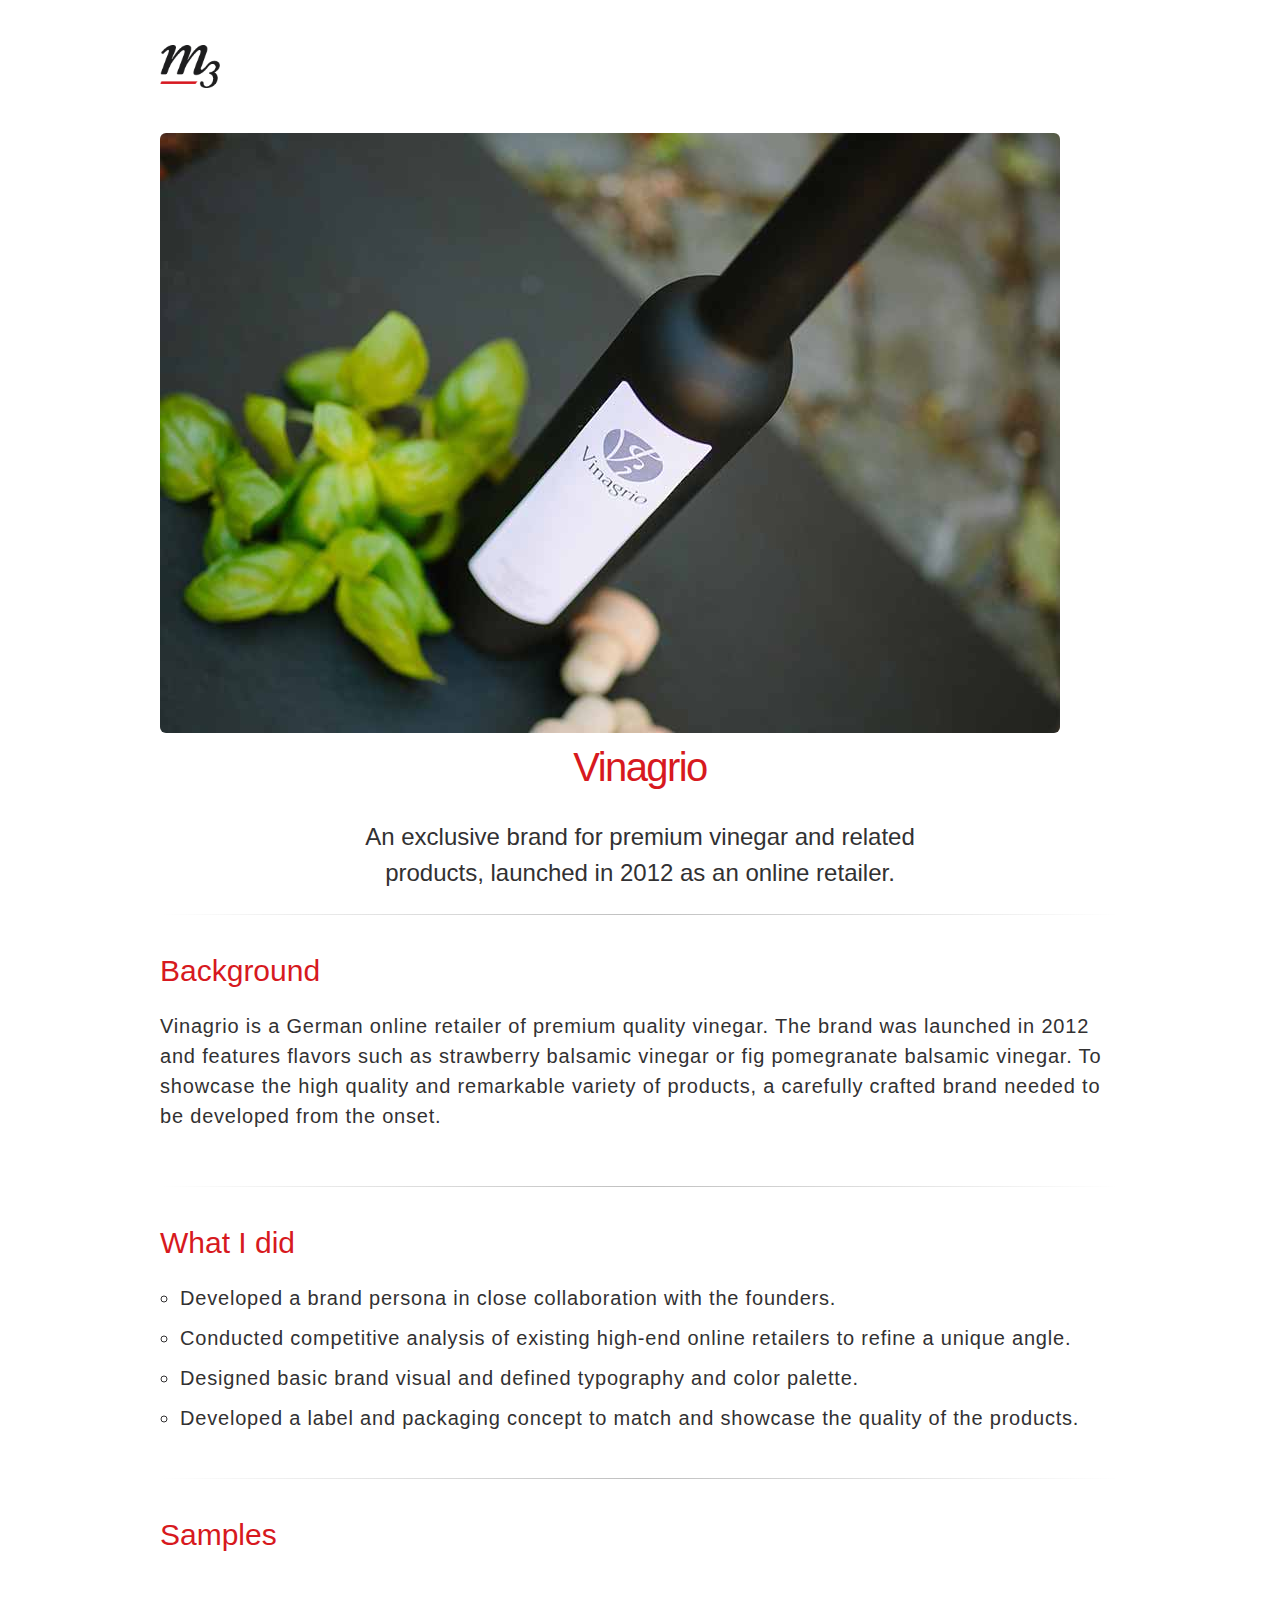
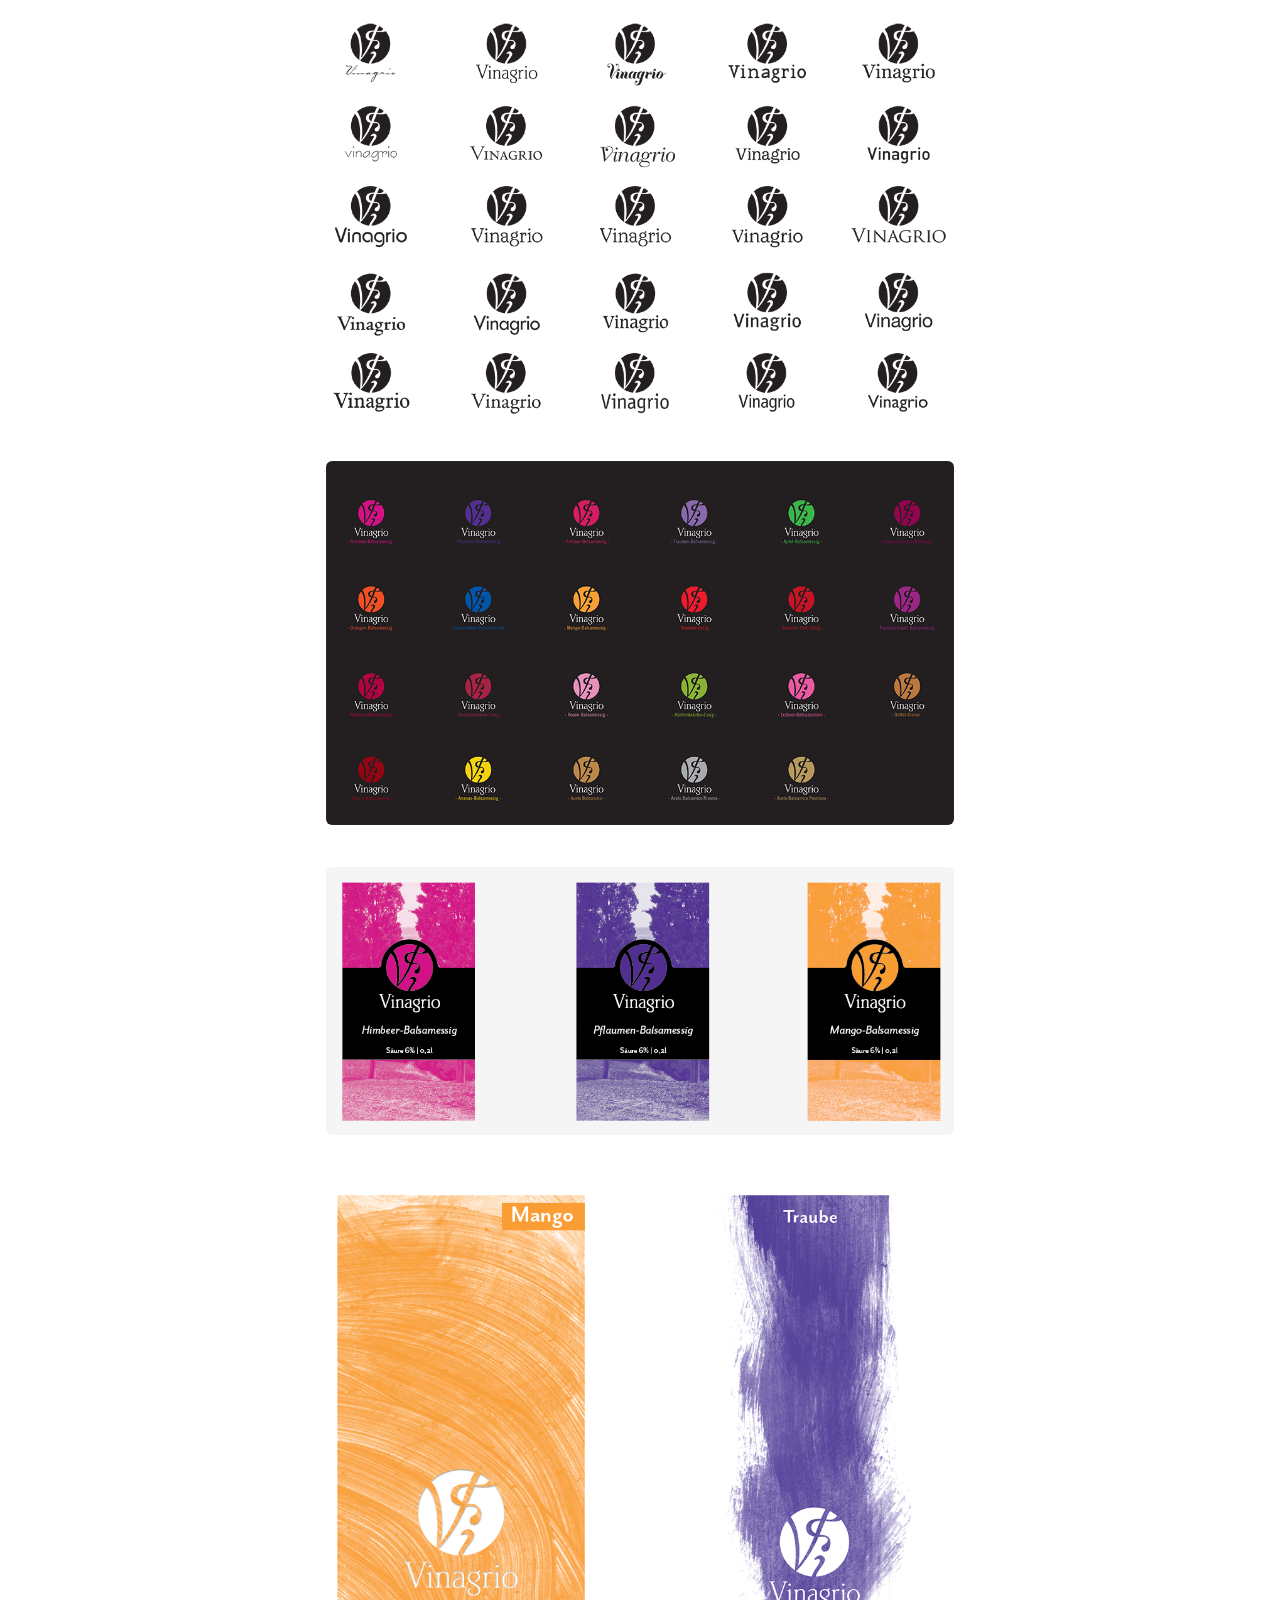
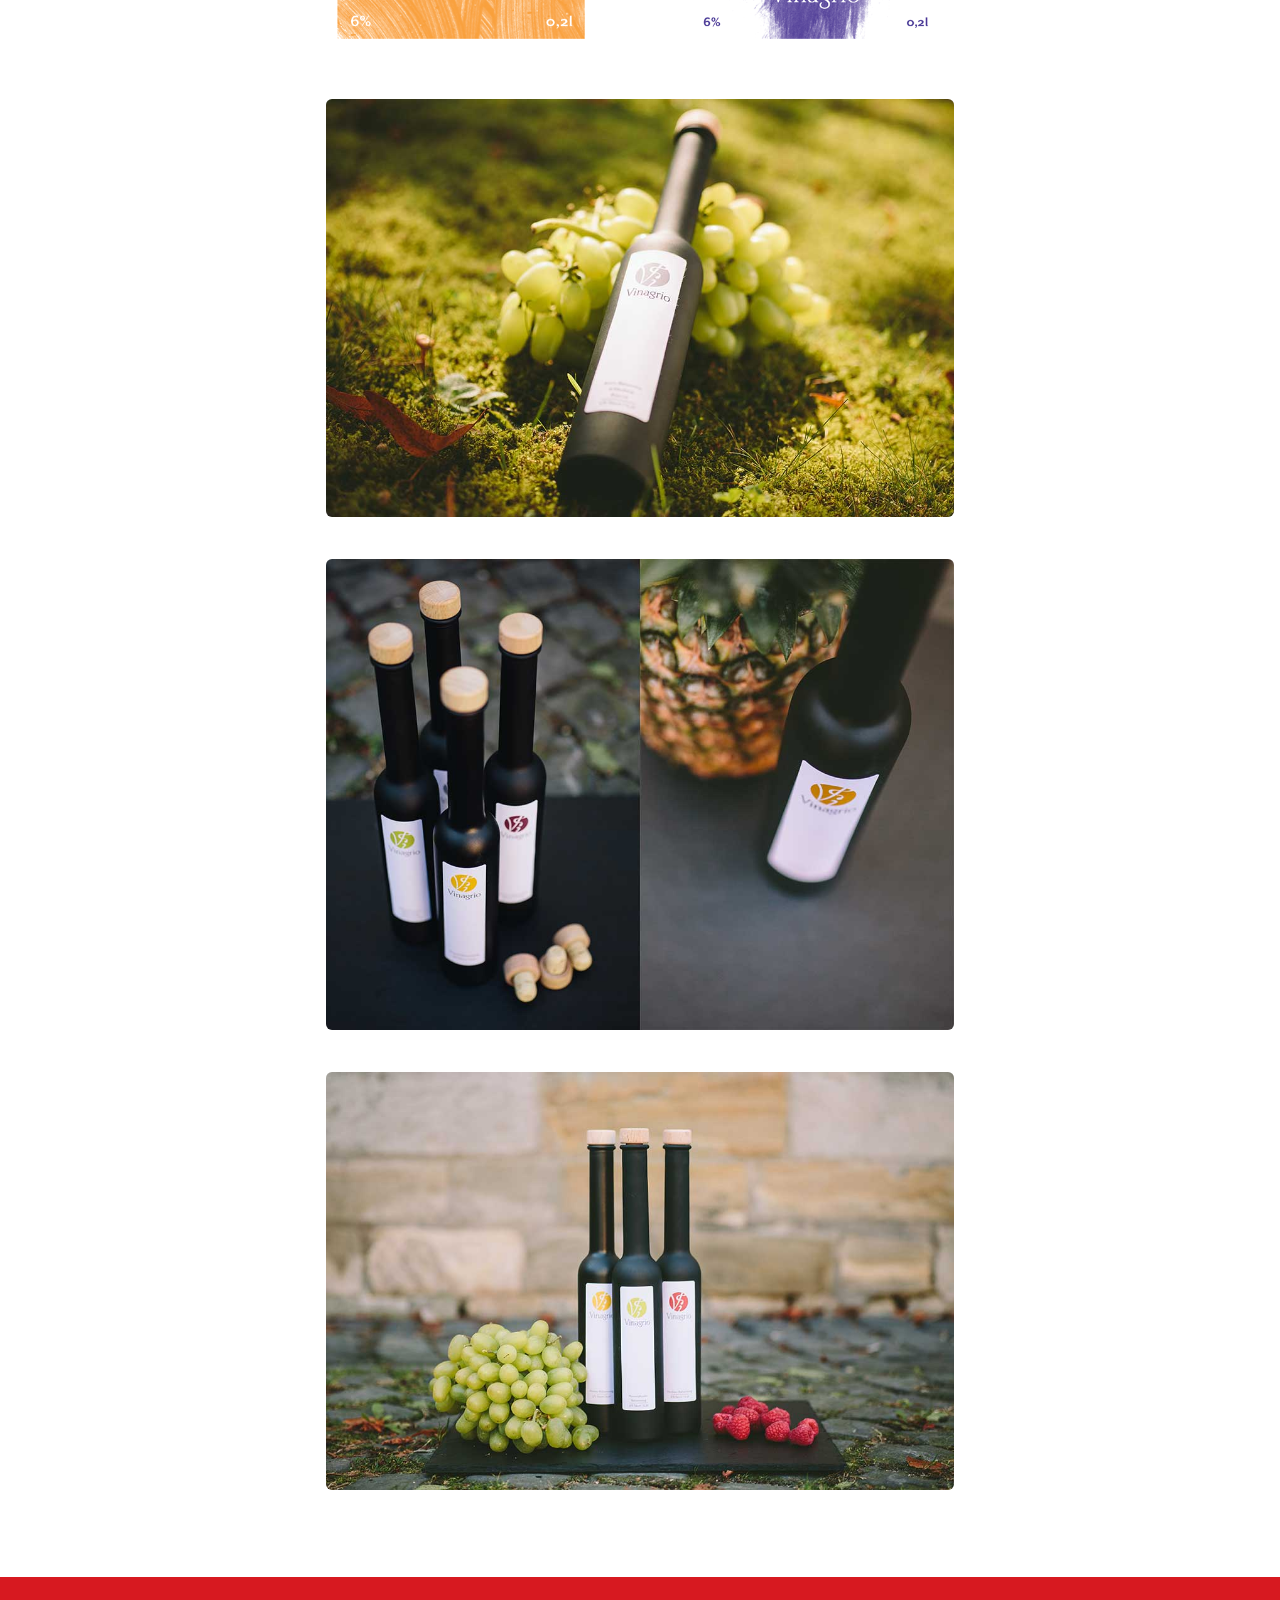
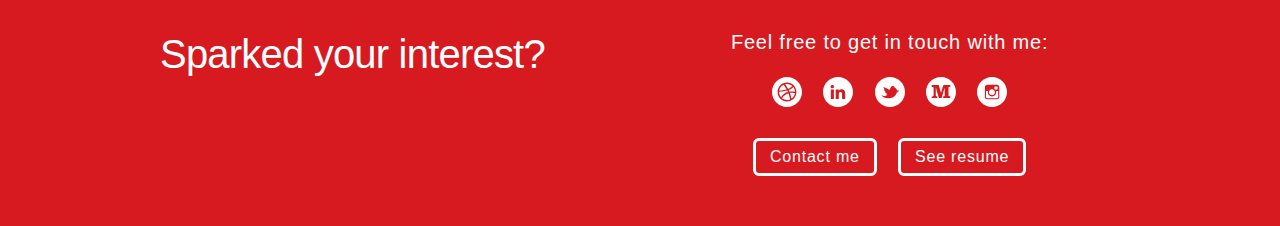
<file: vinagrio.html>
<!DOCTYPE html>
<html lang="en">
<head>
	<meta charset="utf-8">
	<title>Marc Marius Mueller | Vinagrio</title>
	<meta name="description" content="">
	<meta name="author" content="">
	<meta name="viewport" content="width=device-width, initial-scale=1">
	<link rel="stylesheet" href="css/skeleton.css">
	<link rel="stylesheet" href="css/scss/styles.css">
	<link rel="icon" type="image/png" href="img/favicon.png">
</head>
<body>

	<!--	Header	-->
	<header class="container pr-header">
		<div class="row">
				<a href="index.html"><img src="img/logo_blk.png" class="logo" /></a>
		</div>
	</header>
	
	<!--	Main Content	-->
	<main class="pr-content container">
		<div class="row">
			<img src="img/mp_vinagrio.jpg" class="pr-hero u-max-full-width rounded">
			<div class="eight offset-by-two columns">
				<div class="center-wrapper">
					<div class="center">
						<h2 class="pr-title">Vinagrio</h2>
						<h3 class="pr-intro">An exclusive brand for premium vinegar and related products, launched in 2012 as an online retailer.</h3>
					</div>
				</div>
			</div>
		</div>
		<hr>
		<div class="row pr-block">
			<h6 class="pr-heading">Background</h6>
			<p class="pr-copy">Vinagrio is a German online retailer of premium quality vinegar. The brand was launched in 2012 and features flavors such as strawberry balsamic vinegar or fig pomegranate balsamic vinegar. To showcase the high quality and remarkable variety of products, a carefully crafted brand needed to be developed from the onset.</p>
		</div>
		<hr>
		<div class="row pr-block">
			<h6 class="pr-heading">What I did</h6>
			<ul class="pr-copy">
				<li>Developed a brand persona in close collaboration with the founders.</li>
				<li>Conducted competitive analysis of existing high-end online retailers to refine a unique angle.</li>
				<li>Designed basic brand visual and defined typography and color palette.</li>
				<li>Developed a label and packaging concept to match and showcase the quality of the products.</li>
			</ul>
		</div>
		<hr>
		<div class="row pr-block">
			<h6 class="pr-heading">Samples</h6>
		</div>
		<div class="row pr-block">
			<div class="eight offset-by-two columns">
				<img src="img/vinagrio_dev1.png" class="pr-img u-max-full-width rounded">
			</div>
		</div>
		<div class="row pr-block">
			<div class="eight offset-by-two columns">
				<img src="img/vinagrio_dev2.png" class="pr-img u-max-full-width rounded">
			</div>
		</div>
		<div class="row pr-block">
			<div class="eight offset-by-two columns">
				<img src="img/vinagrio_dev3.png" class="pr-img u-max-full-width rounded">
			</div>
		</div>
		<div class="row pr-block">
			<div class="eight offset-by-two columns">
				<img src="img/vinagrio_dev4.png" class="pr-img u-max-full-width rounded">
			</div>
		</div>
		<div class="row pr-block">
			<div class="eight offset-by-two columns">
				<img src="img/vinagrio_pack1.jpg" class="pr-img u-max-full-width rounded">
			</div>
		</div>
		<div class="row pr-block">
			<div class="eight offset-by-two columns">
				<img src="img/vinagrio_pack2.jpg" class="pr-img u-max-full-width rounded">
			</div>
		</div>
		<div class="row pr-block">
			<div class="eight offset-by-two columns">
				<img src="img/vinagrio_pack3.jpg" class="pr-img u-max-full-width rounded">
			</div>
		</div>
	</main>

	<!--	Footer	-->
	<footer class="pr-footer full-width">
		<div class="container">
			<div class="row">
				<div class="six columns">
					<h5 class="pr-greeting">Sparked your interest?</h1>
				</div>
				<div class="six columns">
					<div class="center-wrapper">
						<div class="center">
							<p class="mp-copy">
								Feel free to get in touch with me:
							</p>
							<ul>
								<li> <!-- Dribbble -->
									<a href="https://dribbble.com/muellermm" target="_blank">
										<svg x="0px" y="0px" viewBox="0 0 30 30" enable-background="new 0 0 30 30" xml:space="preserve">
											<g>
												<path d="M15.6,15.1c0.1,0,0.2-0.1,0.3-0.1c-0.2-0.5-0.4-0.9-0.6-1.4c-4,1.2-7.9,1.1-8.2,1.1c0,0.1,0,0.2,0,0.2
													c0,2.1,0.8,3.9,2.1,5.4C9.2,20.1,11.4,16.4,15.6,15.1z"/>
												<path d="M16.4,16.3c-4.5,1.6-6.1,4.7-6.3,5c1.4,1.1,3.1,1.7,4.9,1.7c1.1,0,2.2-0.2,3.1-0.6
													C18,21.7,17.5,19.2,16.4,16.3C16.4,16.3,16.4,16.3,16.4,16.3z"/>
												<path d="M20.3,9C18.9,7.8,17,7,15,7c-0.6,0-1.3,0.1-1.9,0.2c0.2,0.3,1.7,2.3,3,4.7C19,10.8,20.2,9.2,20.3,9z"/>
												<path d="M14.6,12.4c-1.3-2.4-2.8-4.3-3-4.6c-2.2,1.1-3.9,3.1-4.4,5.6C7.5,13.4,10.8,13.4,14.6,12.4z"/>
												<path d="M16.7,13.1c0.2,0.4,0.4,0.8,0.5,1.2c0.1,0.1,0.1,0.3,0.2,0.4c2.7-0.3,5.3,0.2,5.6,0.3c0-1.9-0.7-3.6-1.8-5
													C21,10.2,19.7,11.9,16.7,13.1z"/>
												<path d="M17.9,15.9c1,2.9,1.5,5.2,1.6,5.7c1.8-1.2,3.1-3.1,3.4-5.4C22.6,16.2,20.4,15.5,17.9,15.9z"/>
												<path d="M15,0C6.7,0,0,6.7,0,15s6.7,15,15,15c8.3,0,15-6.7,15-15S23.3,0,15,0z M15,24.4c-5.2,0-9.4-4.2-9.4-9.4
													S9.8,5.6,15,5.6c5.2,0,9.4,4.2,9.4,9.4S20.2,24.4,15,24.4z"/>
											</g>
										</svg>
									</a>
								</li>
								<li> <!-- Linkedin -->
									<a href="https://www.linkedin.com/in/marcmariusmueller" target="_blank">
										<svg x="0px" y="0px" viewBox="0 0 30 30" enable-background="new 0 0 30 30" xml:space="preserve">
											<g>
												<path d="M15.8,13.9L15.8,13.9C15.8,13.9,15.7,13.9,15.8,13.9L15.8,13.9z"/>
												<path d="M15,0C6.7,0,0,6.7,0,15c0,8.3,6.7,15,15,15s15-6.7,15-15C30,6.7,23.3,0,15,0z M10.9,22H7.8v-9.4h3.1V22z
													 M9.3,11.3L9.3,11.3c-1.1,0-1.7-0.7-1.7-1.6C7.6,8.7,8.3,8,9.3,8c1.1,0,1.7,0.7,1.7,1.6C11.1,10.6,10.4,11.3,9.3,11.3z M22.2,22
													h-3.1v-5c0-1.3-0.5-2.1-1.6-2.1c-0.9,0-1.4,0.6-1.6,1.1c-0.1,0.2-0.1,0.5-0.1,0.8V22h-3.1c0,0,0-8.5,0-9.4h3.1v1.3
													c0.4-0.6,1.1-1.6,2.8-1.6c2.1,0,3.6,1.3,3.6,4.2V22z"/>
											</g>
										</svg>
									</a>
								</li>
								<li> <!-- Twitter -->
									<a href="https://twitter.com/muellermm" target="_blank">
										<svg x="0px" y="0px" viewBox="0 0 30 30" enable-background="new 0 0 30 30" xml:space="preserve">
											<path d="M15,0C6.7,0,0,6.7,0,15c0,8.3,6.7,15,15,15c8.3,0,15-6.7,15-15C30,6.7,23.3,0,15,0z M21.9,15.3
												c-0.3,1.2-0.9,2.5-2.2,3.6c-1.7,1.5-3.5,2.2-5.3,2.3c-1.7,0.1-3.4,0.1-5.2-0.7c-1.4-0.6-2.5-1.5-3.4-2.7c0,0,0,0,0,0h0c0,0,0,0,0,0
												c1.2,1.1,4.2,2.1,6.7-0.3c-0.4,0.1-0.8,0-1.1-0.3c-0.3-0.3-0.3-0.5-0.1-0.8c0.1-0.2,0.4-0.3,0.6-0.5c-0.4,0.1-0.8,0-1.2-0.1
												c-0.4-0.2-0.9-0.5-1-1c0.3-0.3,0.6-0.5,1.2-0.5c-0.6-0.2-1.2-0.5-1.6-0.9c-0.4-0.4-0.4-0.7-0.5-1c0.3-0.1,0.7-0.2,1.1-0.2
												c-0.9-0.4-1.2-1.1-1.4-1.7c-0.1-0.2-0.1-0.4,0-0.6c3.5,1.3,5.2,2.3,6.1,3.2c0.4-1.1,1.4-3.6,2.8-4.4c0,0.1,0,0.3-0.2,0.4
												C17.7,9,18,8.7,18.6,8.7c-0.1,0.3-0.3,0.5-0.6,0.6C18.4,9.2,18.8,9,19.2,9c0.4-0.1,0.4,0.2,0.2,0.4c-0.4,0.3-0.9,0.3-1.3,0.5
												c1.4,0,2.5,0.7,3.3,2.1c0.3,0.5,0.5,0.9,0.5,1.4c0.6,0.2,1.2,0.2,1.7,0.1c0.2,0,0.3-0.1,0.5-0.1c-0.2,0.3-0.5,0.6-0.9,0.7
												c-0.3,0.1-0.7,0.2-1.1,0.2c0.6,0.2,1.3,0.3,2,0.2C23.3,15.3,22.6,15.3,21.9,15.3z"/>
										</svg>
									</a>
								</li>
								<li> <!-- Medium -->
									<a href="https://medium.com/@muellermm" target="_blank">
										<svg x="0px" y="0px" viewBox="0 0 30 30" enable-background="new 0 0 30 30" xml:space="preserve">
											<path d="M15,0C6.7,0,0,6.7,0,15c0,8.3,6.7,15,15,15s15-6.7,15-15C30,6.7,23.3,0,15,0z M24.3,9.8c-0.4,0-0.7,0-1,0
												c-0.5,0-0.8,0.3-0.8,0.8c0,2.6,0,5.3,0,7.9c0,0.5,0.3,0.8,0.8,0.8c0.3,0,0.6,0,1,0c0,0.6,0,1.1,0,1.7c-2.3,0-4.7,0-7.1,0
												c0-0.5,0-1.1,0-1.6c0,0,0.1-0.1,0.1-0.1c1.7,0,1.4-0.3,1.4-1.6c0-2.3,0-4.7-0.1-7c-1,3.4-2,6.8-2.9,10.3c-1,0-1.9,0-2.9,0
												c-1-3.5-2-7-2.9-10.5c0,0-0.1,0-0.1,0c0,0.8,0,1.6,0,2.5c0,1.7,0,3.4,0,5.1c0,1.2,0.1,1.2,1.2,1.3c0.1,0,0.2,0,0.3,0
												c0,0.6,0,1.1,0,1.7c-1.9,0-3.7,0-5.6,0c0-0.5,0-1.1,0-1.7c0.4,0,0.7,0,1.1,0c0.5,0,0.8-0.3,0.8-0.8c0-2.6,0-5.3,0-7.9
												c0-0.6-0.3-0.8-0.8-0.8c-0.3,0-0.7,0-1.1,0c0-0.6,0-1.1,0-1.7C5.9,8,6,8,6.2,8c2,0,4,0,6,0c0.4,0,0.6,0.1,0.7,0.6
												c0.6,2.2,1.2,4.4,1.9,6.6c0.1,0.2,0.1,0.4,0.2,0.7c0.1-0.3,0.2-0.5,0.2-0.6c0.6-2.2,1.3-4.4,1.9-6.6C17.3,8.2,17.4,8,17.9,8
												c2,0,3.9,0,5.9,0c0.2,0,0.4,0,0.6,0C24.3,8.6,24.3,9.2,24.3,9.8z"/>
										</svg>
									</a>
								</li>
								<li> <!-- Instagram -->
									<a href="https://instagram.com/muellermm/" target="_blank">
										<svg x="0px" y="0px" viewBox="0 0 30 30" enable-background="new 0 0 30 30" xml:space="preserve">
											<g>
												<path d="M15,18.1c1.6,0,2.9-1.3,2.9-2.9c0-1.6-1.3-3-2.9-3c-1.6,0-3,1.3-3,3C12,16.8,13.4,18.1,15,18.1z"/>
												<path d="M17.9,12.6h2.2c0.3,0,0.5-0.2,0.5-0.5V9.9c0-0.3-0.2-0.5-0.5-0.5h-2.2c-0.3,0-0.5,0.2-0.5,0.5v2.2
													C17.4,12.4,17.6,12.6,17.9,12.6z"/>
												<path d="M15,0C6.7,0,0,6.7,0,15c0,8.3,6.7,15,15,15c8.3,0,15-6.7,15-15C30,6.7,23.3,0,15,0z M22.3,19.9
													c0,1.3-1,2.3-2.3,2.3h-9.8c-1.3,0-2.3-1-2.3-2.3v-9.8c0-1.3,1-2.3,2.3-2.3h9.8c1.3,0,2.3,1,2.3,2.3V19.9z"/>
												<path d="M19.2,15.2c0,2.3-1.9,4.2-4.2,4.2c-2.3,0-4.2-1.9-4.2-4.2c0-0.4,0.1-0.8,0.2-1.2h-2v5.7
													c0,0.9,0.7,1.6,1.6,1.6h9c0.9,0,1.6-0.7,1.6-1.6V14h-2C19.1,14.4,19.2,14.8,19.2,15.2z"/>
											</g>
										</svg>
									</a>
								</li>
							</ul>
							<a class="button--sec" href="mailto:marcmariusmueller@gmail.com">Contact me</a>
							<a class="button--sec" href="div/mmmueller_resume.pdf">See resume</a>
						</div>
					</div>
				</div>
			</div>
		</div>
	</footer>
	<script>
	  (function(i,s,o,g,r,a,m){i['GoogleAnalyticsObject']=r;i[r]=i[r]||function(){
	  (i[r].q=i[r].q||[]).push(arguments)},i[r].l=1*new Date();a=s.createElement(o),
	  m=s.getElementsByTagName(o)[0];a.async=1;a.src=g;m.parentNode.insertBefore(a,m)
	  })(window,document,'script','//www.google-analytics.com/analytics.js','ga');

	  ga('create', 'UA-10279305-3', 'auto');
	  ga('send', 'pageview');

	</script>
</body>
</html>
</file>
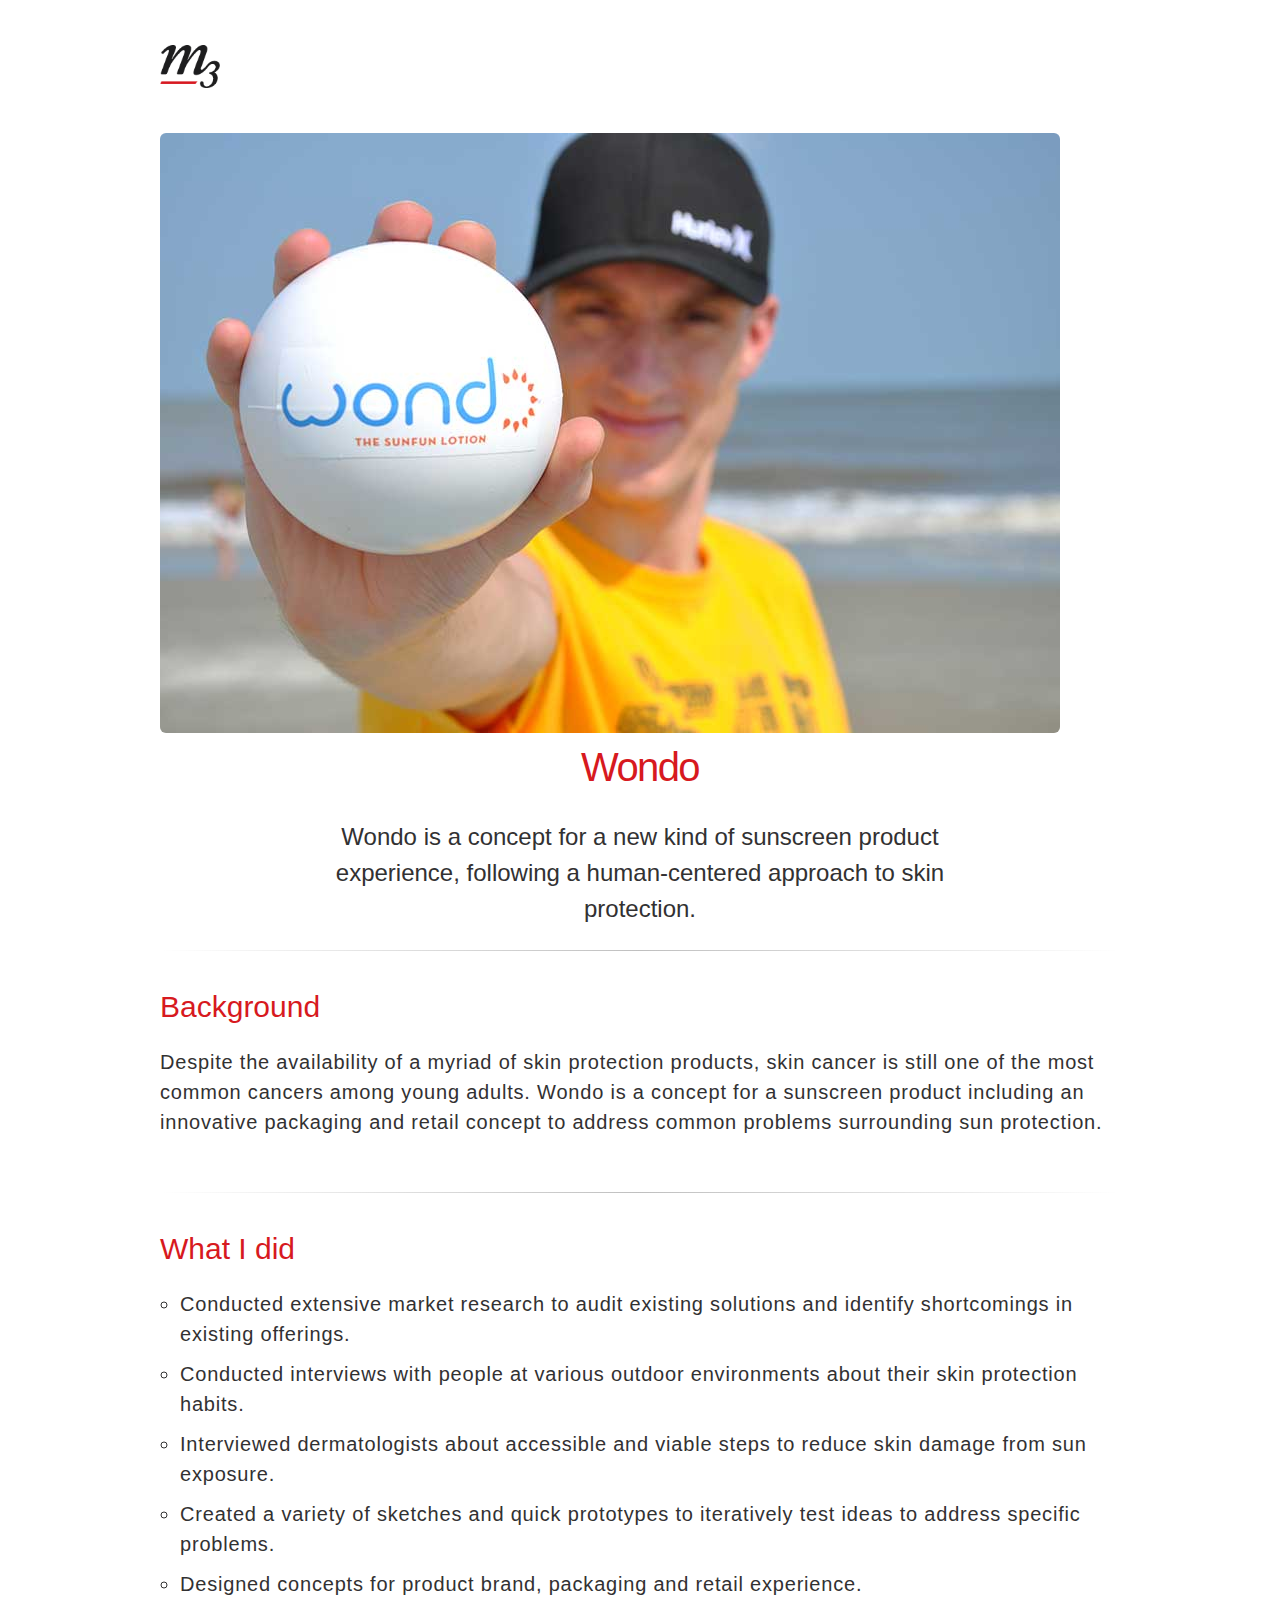
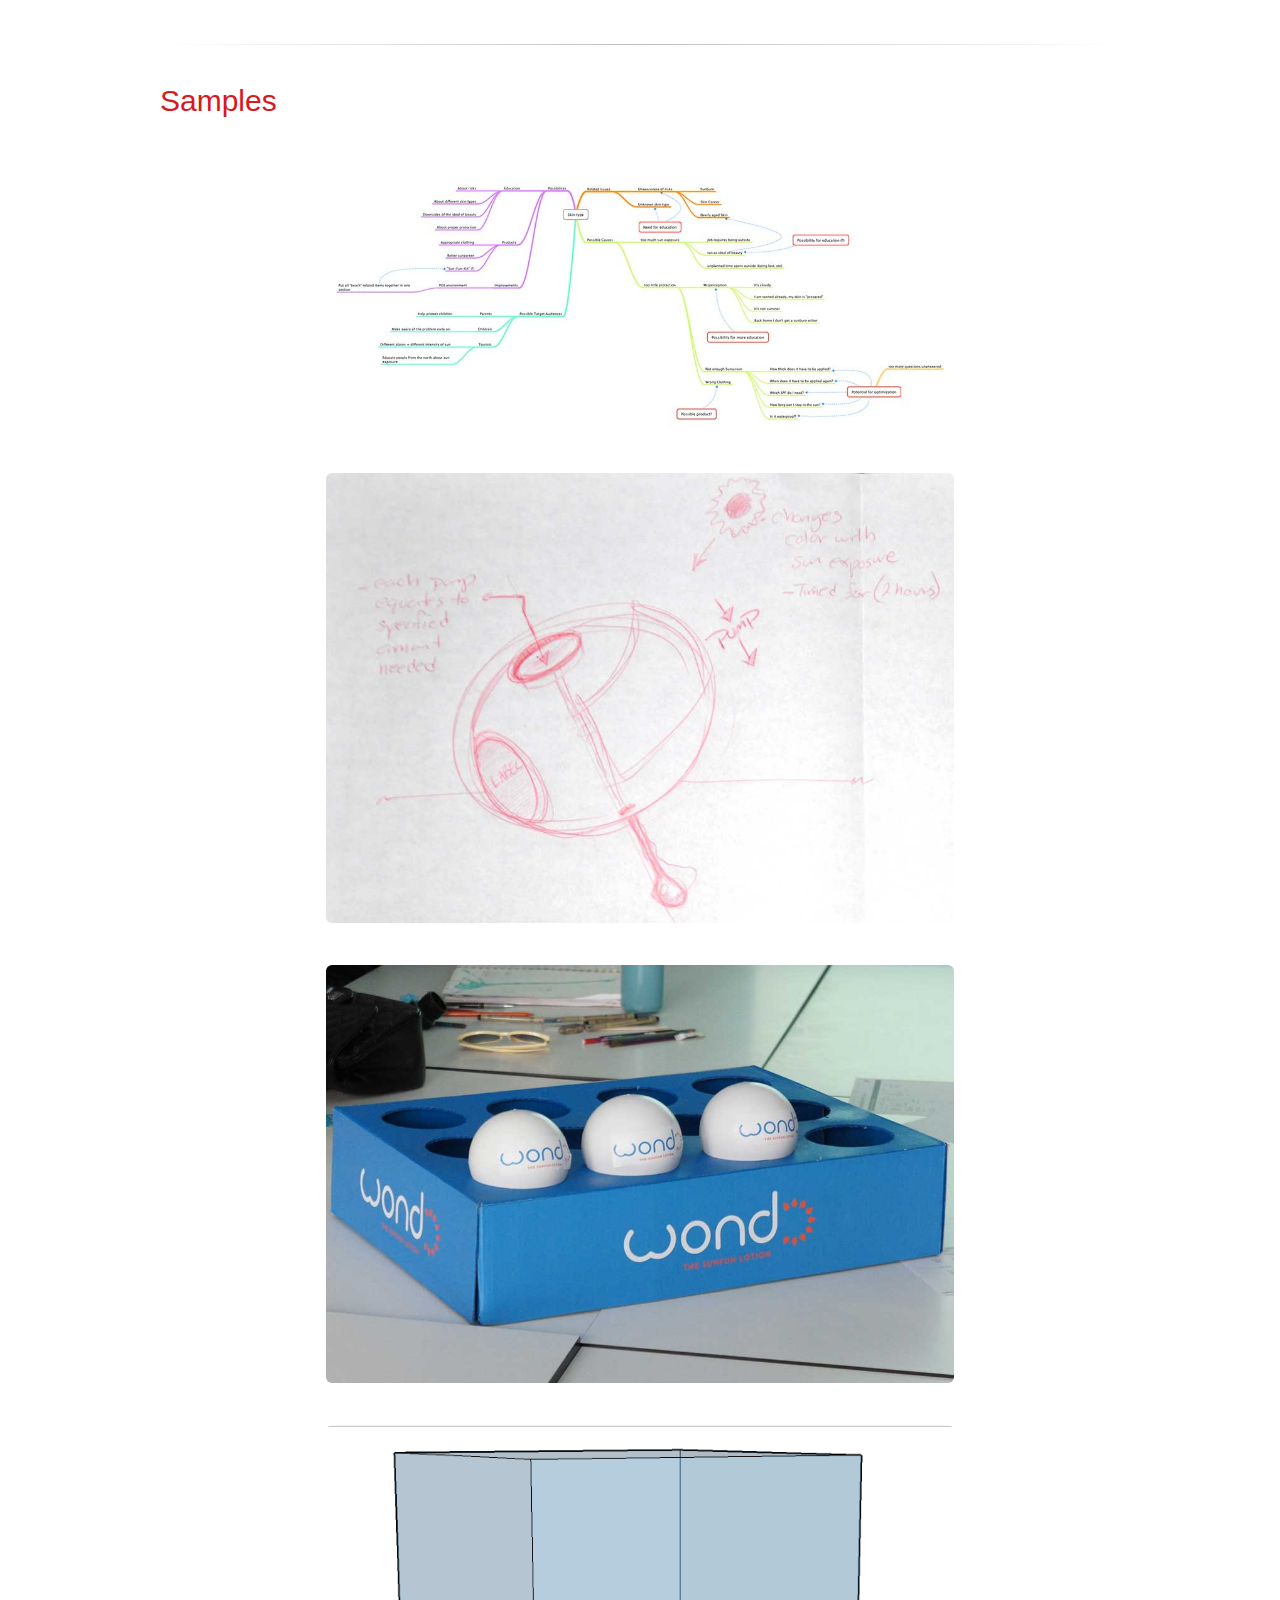
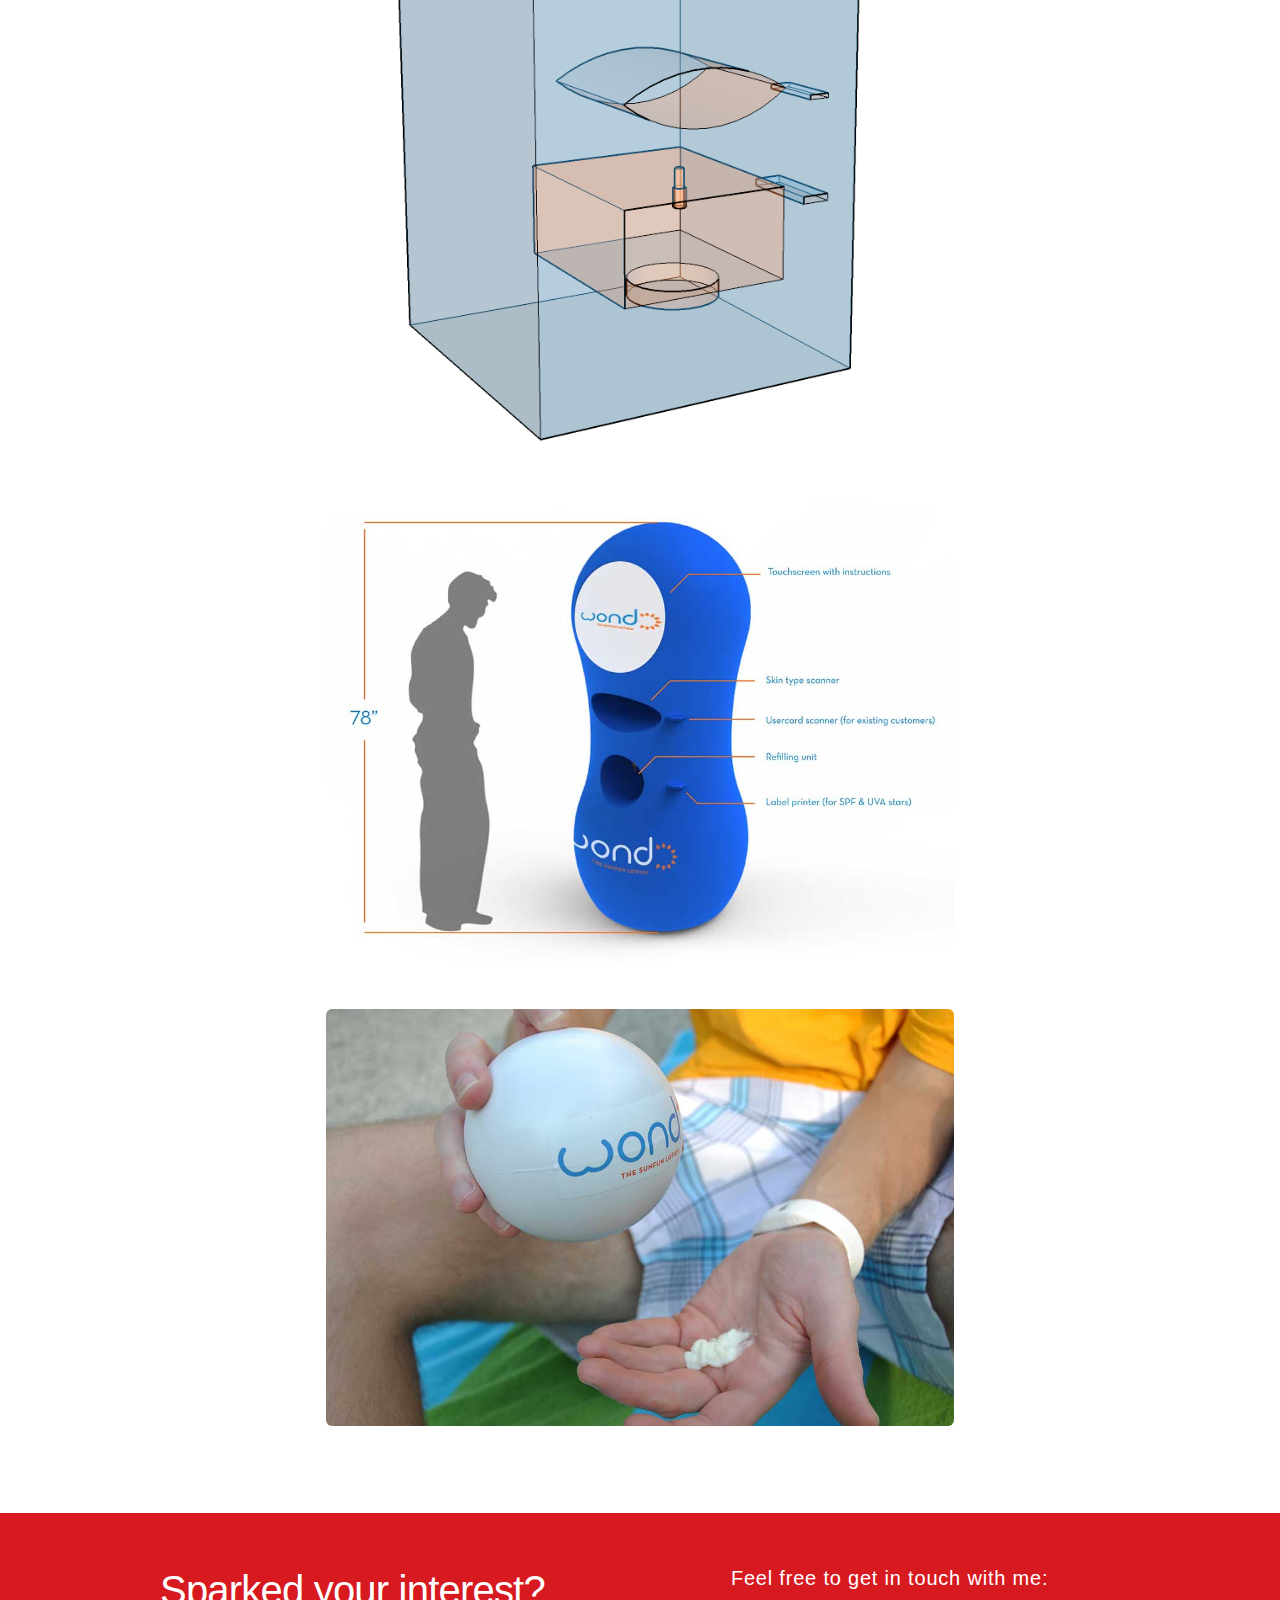
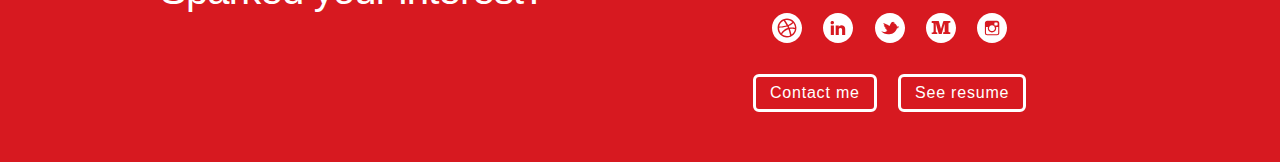
<file: wondo.html>
<!DOCTYPE html>
<html lang="en">
<head>
	<meta charset="utf-8">
	<title>Marc Marius Mueller | Wondo</title>
	<meta name="description" content="">
	<meta name="author" content="">
	<meta name="viewport" content="width=device-width, initial-scale=1">
	<link rel="stylesheet" href="css/skeleton.css">
	<link rel="stylesheet" href="css/scss/styles.css">
	<link rel="icon" type="image/png" href="img/favicon.png">
</head>
<body>

	<!--	Header	-->
	<header class="container pr-header">
		<div class="row">
				<a href="index.html"><img src="img/logo_blk.png" class="logo" /></a>
		</div>
	</header>
	
	<!--	Main Content	-->
	<main class="pr-content container">
		<div class="row">
			<img src="img/mp_wondo.jpg" class="pr-hero u-max-full-width rounded">
			<div class="eight offset-by-two columns">
				<div class="center-wrapper">
					<div class="center">
						<h2 class="pr-title">Wondo</h2>
						<h3 class="pr-intro">Wondo is a concept for a new kind of sunscreen product experience, following a human-centered approach to skin protection.</h3>
					</div>
				</div>
			</div>
		</div>
		<hr>
		<div class="row pr-block">
			<h6 class="pr-heading">Background</h6>
			<p class="pr-copy">Despite the availability of a myriad of skin protection products, skin cancer is still one of the most common cancers among young adults. Wondo is a concept for a sunscreen product including an innovative packaging and retail concept to address common problems surrounding sun protection.</p>
		</div>
		<hr>
		<div class="row pr-block">
			<h6 class="pr-heading">What I did</h6>
			<ul class="pr-copy">
				<li>Conducted extensive market research to audit existing solutions and identify shortcomings in existing offerings.</li>
				<li>Conducted interviews with people at various outdoor environments about their skin protection habits.</li>
				<li>Interviewed dermatologists about accessible and viable steps to reduce skin damage from sun exposure.</li>
				<li>Created a variety of sketches and quick prototypes to iteratively test ideas to address specific problems.</li>
				<li>Designed concepts for product brand, packaging and retail experience.</li>
			</ul>
		</div>
		<hr>
		<div class="row pr-block">
			<h6 class="pr-heading">Samples</h6>
		</div>
		<div class="row pr-block">
			<div class="eight offset-by-two columns">
				<img src="img/wondo_mapping.jpg" class="pr-img u-max-full-width rounded">
			</div>
		</div>
		<div class="row pr-block">
			<div class="eight offset-by-two columns">
				<img src="img/wondo_sketch.jpg" class="pr-img u-max-full-width rounded">
			</div>
		</div>
		<div class="row pr-block">
			<div class="eight offset-by-two columns">
				<img src="img/wondo_box.jpg" class="pr-img u-max-full-width rounded">
			</div>
		</div>
		<div class="row pr-block">
			<div class="eight offset-by-two columns">
				<img src="img/wondo_kiosk2.png" class="pr-img u-max-full-width rounded">
			</div>
		</div>
		<div class="row pr-block">
			<div class="eight offset-by-two columns">
				<img src="img/wondo_kiosk1.jpg" class="pr-img u-max-full-width rounded">
			</div>
		</div>
		<div class="row pr-block">
			<div class="eight offset-by-two columns">
				<img src="img/wondo_beach.jpg" class="pr-img u-max-full-width rounded">
			</div>
		</div>
	</main>

	<!--	Footer	-->
	<footer class="pr-footer full-width">
		<div class="container">
			<div class="row">
				<div class="six columns">
					<h5 class="pr-greeting">Sparked your interest?</h1>
				</div>
				<div class="six columns">
					<div class="center-wrapper">
						<div class="center">
							<p class="mp-copy">
								Feel free to get in touch with me:
							</p>
							<ul>
								<li> <!-- Dribbble -->
									<a href="https://dribbble.com/muellermm" target="_blank">
										<svg x="0px" y="0px" viewBox="0 0 30 30" enable-background="new 0 0 30 30" xml:space="preserve">
											<g>
												<path d="M15.6,15.1c0.1,0,0.2-0.1,0.3-0.1c-0.2-0.5-0.4-0.9-0.6-1.4c-4,1.2-7.9,1.1-8.2,1.1c0,0.1,0,0.2,0,0.2
													c0,2.1,0.8,3.9,2.1,5.4C9.2,20.1,11.4,16.4,15.6,15.1z"/>
												<path d="M16.4,16.3c-4.5,1.6-6.1,4.7-6.3,5c1.4,1.1,3.1,1.7,4.9,1.7c1.1,0,2.2-0.2,3.1-0.6
													C18,21.7,17.5,19.2,16.4,16.3C16.4,16.3,16.4,16.3,16.4,16.3z"/>
												<path d="M20.3,9C18.9,7.8,17,7,15,7c-0.6,0-1.3,0.1-1.9,0.2c0.2,0.3,1.7,2.3,3,4.7C19,10.8,20.2,9.2,20.3,9z"/>
												<path d="M14.6,12.4c-1.3-2.4-2.8-4.3-3-4.6c-2.2,1.1-3.9,3.1-4.4,5.6C7.5,13.4,10.8,13.4,14.6,12.4z"/>
												<path d="M16.7,13.1c0.2,0.4,0.4,0.8,0.5,1.2c0.1,0.1,0.1,0.3,0.2,0.4c2.7-0.3,5.3,0.2,5.6,0.3c0-1.9-0.7-3.6-1.8-5
													C21,10.2,19.7,11.9,16.7,13.1z"/>
												<path d="M17.9,15.9c1,2.9,1.5,5.2,1.6,5.7c1.8-1.2,3.1-3.1,3.4-5.4C22.6,16.2,20.4,15.5,17.9,15.9z"/>
												<path d="M15,0C6.7,0,0,6.7,0,15s6.7,15,15,15c8.3,0,15-6.7,15-15S23.3,0,15,0z M15,24.4c-5.2,0-9.4-4.2-9.4-9.4
													S9.8,5.6,15,5.6c5.2,0,9.4,4.2,9.4,9.4S20.2,24.4,15,24.4z"/>
											</g>
										</svg>
									</a>
								</li>
								<li> <!-- Linkedin -->
									<a href="https://www.linkedin.com/in/marcmariusmueller" target="_blank">
										<svg x="0px" y="0px" viewBox="0 0 30 30" enable-background="new 0 0 30 30" xml:space="preserve">
											<g>
												<path d="M15.8,13.9L15.8,13.9C15.8,13.9,15.7,13.9,15.8,13.9L15.8,13.9z"/>
												<path d="M15,0C6.7,0,0,6.7,0,15c0,8.3,6.7,15,15,15s15-6.7,15-15C30,6.7,23.3,0,15,0z M10.9,22H7.8v-9.4h3.1V22z
													 M9.3,11.3L9.3,11.3c-1.1,0-1.7-0.7-1.7-1.6C7.6,8.7,8.3,8,9.3,8c1.1,0,1.7,0.7,1.7,1.6C11.1,10.6,10.4,11.3,9.3,11.3z M22.2,22
													h-3.1v-5c0-1.3-0.5-2.1-1.6-2.1c-0.9,0-1.4,0.6-1.6,1.1c-0.1,0.2-0.1,0.5-0.1,0.8V22h-3.1c0,0,0-8.5,0-9.4h3.1v1.3
													c0.4-0.6,1.1-1.6,2.8-1.6c2.1,0,3.6,1.3,3.6,4.2V22z"/>
											</g>
										</svg>
									</a>
								</li>
								<li> <!-- Twitter -->
									<a href="https://twitter.com/muellermm" target="_blank">
										<svg x="0px" y="0px" viewBox="0 0 30 30" enable-background="new 0 0 30 30" xml:space="preserve">
											<path d="M15,0C6.7,0,0,6.7,0,15c0,8.3,6.7,15,15,15c8.3,0,15-6.7,15-15C30,6.7,23.3,0,15,0z M21.9,15.3
												c-0.3,1.2-0.9,2.5-2.2,3.6c-1.7,1.5-3.5,2.2-5.3,2.3c-1.7,0.1-3.4,0.1-5.2-0.7c-1.4-0.6-2.5-1.5-3.4-2.7c0,0,0,0,0,0h0c0,0,0,0,0,0
												c1.2,1.1,4.2,2.1,6.7-0.3c-0.4,0.1-0.8,0-1.1-0.3c-0.3-0.3-0.3-0.5-0.1-0.8c0.1-0.2,0.4-0.3,0.6-0.5c-0.4,0.1-0.8,0-1.2-0.1
												c-0.4-0.2-0.9-0.5-1-1c0.3-0.3,0.6-0.5,1.2-0.5c-0.6-0.2-1.2-0.5-1.6-0.9c-0.4-0.4-0.4-0.7-0.5-1c0.3-0.1,0.7-0.2,1.1-0.2
												c-0.9-0.4-1.2-1.1-1.4-1.7c-0.1-0.2-0.1-0.4,0-0.6c3.5,1.3,5.2,2.3,6.1,3.2c0.4-1.1,1.4-3.6,2.8-4.4c0,0.1,0,0.3-0.2,0.4
												C17.7,9,18,8.7,18.6,8.7c-0.1,0.3-0.3,0.5-0.6,0.6C18.4,9.2,18.8,9,19.2,9c0.4-0.1,0.4,0.2,0.2,0.4c-0.4,0.3-0.9,0.3-1.3,0.5
												c1.4,0,2.5,0.7,3.3,2.1c0.3,0.5,0.5,0.9,0.5,1.4c0.6,0.2,1.2,0.2,1.7,0.1c0.2,0,0.3-0.1,0.5-0.1c-0.2,0.3-0.5,0.6-0.9,0.7
												c-0.3,0.1-0.7,0.2-1.1,0.2c0.6,0.2,1.3,0.3,2,0.2C23.3,15.3,22.6,15.3,21.9,15.3z"/>
										</svg>
									</a>
								</li>
								<li> <!-- Medium -->
									<a href="https://medium.com/@muellermm" target="_blank">
										<svg x="0px" y="0px" viewBox="0 0 30 30" enable-background="new 0 0 30 30" xml:space="preserve">
											<path d="M15,0C6.7,0,0,6.7,0,15c0,8.3,6.7,15,15,15s15-6.7,15-15C30,6.7,23.3,0,15,0z M24.3,9.8c-0.4,0-0.7,0-1,0
												c-0.5,0-0.8,0.3-0.8,0.8c0,2.6,0,5.3,0,7.9c0,0.5,0.3,0.8,0.8,0.8c0.3,0,0.6,0,1,0c0,0.6,0,1.1,0,1.7c-2.3,0-4.7,0-7.1,0
												c0-0.5,0-1.1,0-1.6c0,0,0.1-0.1,0.1-0.1c1.7,0,1.4-0.3,1.4-1.6c0-2.3,0-4.7-0.1-7c-1,3.4-2,6.8-2.9,10.3c-1,0-1.9,0-2.9,0
												c-1-3.5-2-7-2.9-10.5c0,0-0.1,0-0.1,0c0,0.8,0,1.6,0,2.5c0,1.7,0,3.4,0,5.1c0,1.2,0.1,1.2,1.2,1.3c0.1,0,0.2,0,0.3,0
												c0,0.6,0,1.1,0,1.7c-1.9,0-3.7,0-5.6,0c0-0.5,0-1.1,0-1.7c0.4,0,0.7,0,1.1,0c0.5,0,0.8-0.3,0.8-0.8c0-2.6,0-5.3,0-7.9
												c0-0.6-0.3-0.8-0.8-0.8c-0.3,0-0.7,0-1.1,0c0-0.6,0-1.1,0-1.7C5.9,8,6,8,6.2,8c2,0,4,0,6,0c0.4,0,0.6,0.1,0.7,0.6
												c0.6,2.2,1.2,4.4,1.9,6.6c0.1,0.2,0.1,0.4,0.2,0.7c0.1-0.3,0.2-0.5,0.2-0.6c0.6-2.2,1.3-4.4,1.9-6.6C17.3,8.2,17.4,8,17.9,8
												c2,0,3.9,0,5.9,0c0.2,0,0.4,0,0.6,0C24.3,8.6,24.3,9.2,24.3,9.8z"/>
										</svg>
									</a>
								</li>
								<li> <!-- Instagram -->
									<a href="https://instagram.com/muellermm/" target="_blank">
										<svg x="0px" y="0px" viewBox="0 0 30 30" enable-background="new 0 0 30 30" xml:space="preserve">
											<g>
												<path d="M15,18.1c1.6,0,2.9-1.3,2.9-2.9c0-1.6-1.3-3-2.9-3c-1.6,0-3,1.3-3,3C12,16.8,13.4,18.1,15,18.1z"/>
												<path d="M17.9,12.6h2.2c0.3,0,0.5-0.2,0.5-0.5V9.9c0-0.3-0.2-0.5-0.5-0.5h-2.2c-0.3,0-0.5,0.2-0.5,0.5v2.2
													C17.4,12.4,17.6,12.6,17.9,12.6z"/>
												<path d="M15,0C6.7,0,0,6.7,0,15c0,8.3,6.7,15,15,15c8.3,0,15-6.7,15-15C30,6.7,23.3,0,15,0z M22.3,19.9
													c0,1.3-1,2.3-2.3,2.3h-9.8c-1.3,0-2.3-1-2.3-2.3v-9.8c0-1.3,1-2.3,2.3-2.3h9.8c1.3,0,2.3,1,2.3,2.3V19.9z"/>
												<path d="M19.2,15.2c0,2.3-1.9,4.2-4.2,4.2c-2.3,0-4.2-1.9-4.2-4.2c0-0.4,0.1-0.8,0.2-1.2h-2v5.7
													c0,0.9,0.7,1.6,1.6,1.6h9c0.9,0,1.6-0.7,1.6-1.6V14h-2C19.1,14.4,19.2,14.8,19.2,15.2z"/>
											</g>
										</svg>
									</a>
								</li>
							</ul>
							<a class="button--sec" href="mailto:marcmariusmueller@gmail.com">Contact me</a>
							<a class="button--sec" href="div/mmmueller_resume.pdf">See resume</a>
						</div>
					</div>
				</div>
			</div>
		</div>
	</footer>
	<script>
	  (function(i,s,o,g,r,a,m){i['GoogleAnalyticsObject']=r;i[r]=i[r]||function(){
	  (i[r].q=i[r].q||[]).push(arguments)},i[r].l=1*new Date();a=s.createElement(o),
	  m=s.getElementsByTagName(o)[0];a.async=1;a.src=g;m.parentNode.insertBefore(a,m)
	  })(window,document,'script','//www.google-analytics.com/analytics.js','ga');

	  ga('create', 'UA-10279305-3', 'auto');
	  ga('send', 'pageview');

	</script>
</body>
</html>
</file>
<file: css/skeleton.css>
/*
* Skeleton V2.0.4
* Copyright 2014, Dave Gamache
* www.getskeleton.com
* Free to use under the MIT license.
* http://www.opensource.org/licenses/mit-license.php
* 12/29/2014
*/

/* Grid
–––––––––––––––––––––––––––––––––––––––––––––––––– */
.container {
  position: relative;
  width: 100%;
  max-width: 960px;
  margin: 0 auto;
  padding: 0 20px;
  box-sizing: border-box; }
.column,
.columns {
  width: 100%;
  float: left;
  box-sizing: border-box; }

/* For devices larger than 400px */
@media (min-width: 400px) {
  .container {
    width: 85%;
    padding: 0; }
}

/* For devices larger than 550px */
@media (min-width: 550px) {
  .container {
    width: 80%; }
  .column,
  .columns {
    margin-left: 4%; }
  .column:first-child,
  .columns:first-child {
    margin-left: 0; }

  .one.column,
  .one.columns                    { width: 4.66666666667%; }
  .two.columns                    { width: 13.3333333333%; }
  .three.columns                  { width: 22%;            }
  .four.columns                   { width: 30.6666666667%; }
  .five.columns                   { width: 39.3333333333%; }
  .six.columns                    { width: 48%;            }
  .seven.columns                  { width: 56.6666666667%; }
  .eight.columns                  { width: 65.3333333333%; }
  .nine.columns                   { width: 74.0%;          }
  .ten.columns                    { width: 82.6666666667%; }
  .eleven.columns                 { width: 91.3333333333%; }
  .twelve.columns                 { width: 100%; margin-left: 0; }

  .one-third.column               { width: 30.6666666667%; }
  .two-thirds.column              { width: 65.3333333333%; }

  .one-half.column                { width: 48%; }

  /* Offsets */
  .offset-by-one.column,
  .offset-by-one.columns          { margin-left: 8.66666666667%; }
  .offset-by-two.column,
  .offset-by-two.columns          { margin-left: 17.3333333333%; }
  .offset-by-three.column,
  .offset-by-three.columns        { margin-left: 26%;            }
  .offset-by-four.column,
  .offset-by-four.columns         { margin-left: 34.6666666667%; }
  .offset-by-five.column,
  .offset-by-five.columns         { margin-left: 43.3333333333%; }
  .offset-by-six.column,
  .offset-by-six.columns          { margin-left: 52%;            }
  .offset-by-seven.column,
  .offset-by-seven.columns        { margin-left: 60.6666666667%; }
  .offset-by-eight.column,
  .offset-by-eight.columns        { margin-left: 69.3333333333%; }
  .offset-by-nine.column,
  .offset-by-nine.columns         { margin-left: 78.0%;          }
  .offset-by-ten.column,
  .offset-by-ten.columns          { margin-left: 86.6666666667%; }
  .offset-by-eleven.column,
  .offset-by-eleven.columns       { margin-left: 95.3333333333%; }

  .offset-by-one-third.column,
  .offset-by-one-third.columns    { margin-left: 34.6666666667%; }
  .offset-by-two-thirds.column,
  .offset-by-two-thirds.columns   { margin-left: 69.3333333333%; }

  .offset-by-one-half.column,
  .offset-by-one-half.columns     { margin-left: 52%; }

}


/* Base Styles
–––––––––––––––––––––––––––––––––––––––––––––––––– */
/* NOTE
html is set to 62.5% so that all the REM measurements throughout Skeleton
are based on 10px sizing. So basically 1.5rem = 15px :) */
/*
html {
  font-size: 62.5%; }
body {
  font-size: 1.5em;  currently ems cause chrome bug misinterpreting rems on body element 
  line-height: 1.6;
  font-weight: 400;
  font-family: "Raleway", "HelveticaNeue", "Helvetica Neue", Helvetica, Arial, sans-serif;
  color: #222; }
*/


/* Typography
–––––––––––––––––––––––––––––––––––––––––––––––––– */
h1, h2, h3, h4, h5, h6 {
  margin-top: 0;
/*  margin-bottom: 2rem;*/
  font-weight: 300; }
h1 { font-size: 4.0rem; line-height: 1.2;  letter-spacing: -.1rem;}
h2 { font-size: 3.6rem; line-height: 1.25; letter-spacing: -.1rem; }
h3 { font-size: 3.0rem; line-height: 1.3;  letter-spacing: -.1rem; }
h4 { font-size: 2.4rem; line-height: 1.35; letter-spacing: -.08rem; }
h5 { font-size: 1.8rem; line-height: 1.5;  letter-spacing: -.05rem; }
h6 { font-size: 1.5rem; line-height: 1.6;  letter-spacing: 0; }

/* Larger than phablet */
@media (min-width: 550px) {
  h1 { font-size: 5.0rem; }
  h2 { font-size: 4.2rem; }
  h3 { font-size: 3.6rem; }
  h4 { font-size: 3.0rem; }
  h5 { font-size: 2.4rem; }
  h6 { font-size: 1.5rem; }
}

p {
  margin-top: 0; }

/* Lists
–––––––––––––––––––––––––––––––––––––––––––––––––– */
/*
ul {
  list-style: circle inside; }
ol {
  list-style: decimal inside; }
ol, ul {
  padding-left: 0;
  margin-top: 0; }
ul ul,
ul ol,
ol ol,
ol ul {
  margin: 1.5rem 0 1.5rem 3rem;
  font-size: 90%; }
li {
  margin-bottom: 1rem; }
*/


/* Code
–––––––––––––––––––––––––––––––––––––––––––––––––– */
code {
  padding: .2rem .5rem;
  margin: 0 .2rem;
  font-size: 90%;
  white-space: nowrap;
  background: #F1F1F1;
  border: 1px solid #E1E1E1;
  border-radius: 4px; }
pre > code {
  display: block;
  padding: 1rem 1.5rem;
  white-space: pre; }


/* Tables
–––––––––––––––––––––––––––––––––––––––––––––––––– */
th,
td {
  padding: 12px 15px;
  text-align: left;
  border-bottom: 1px solid #E1E1E1; }
th:first-child,
td:first-child {
  padding-left: 0; }
th:last-child,
td:last-child {
  padding-right: 0; }


/* Spacing
–––––––––––––––––––––––––––––––––––––––––––––––––– */
/*
button,
.button {
  margin-bottom: 1rem; }
input,
textarea,
select,
fieldset {
  margin-bottom: 1.5rem; }
pre,
blockquote,
dl,
figure,
table,
p,
ul,
ol,
form {
  margin-bottom: 2.5rem; }
*/


/* Utilities
–––––––––––––––––––––––––––––––––––––––––––––––––– */
.u-full-width {
  width: 100%;
  box-sizing: border-box; }
.u-max-full-width {
  max-width: 100%;
  box-sizing: border-box; }
.u-pull-right {
  float: right; }
.u-pull-left {
  float: left; }


/* Clearing
–––––––––––––––––––––––––––––––––––––––––––––––––– */

/* Self Clearing Goodness */
.container:after,
.row:after,
.u-cf {
  content: "";
  display: table;
  clear: both; }

/* Media queries
–––––––––––––––––––––––––––––––––––––––––––––––––– */

/* Larger than mobile */
@media (min-width: 400px) {}

/* Larger than phablet (also point when grid becomes active) */
@media (min-width: 550px) {}

/* Larger than tablet */
@media (min-width: 750px) {}

/* Larger than desktop */
@media (min-width: 1000px) {}

/* Larger than Desktop HD */
@media (min-width: 1200px) {}
</file>
<file: css/scss/styles.css>
@charset "UTF-8";
/* Larger than mobile */
/* Larger than phablet (also point when grid becomes active) */
/* Larger than tablet */
/* Larger than desktop */
/* Larger than Desktop HD */
#preload {
  width: 1px;
  height: 1px;
  overflow: hidden;
  position: absolute;
  top: 0;
  left: 0; }

html, body {
  width: 100%;
  height: 100%; }

body {
  font-size: 16px;
  line-height: 1.5;
  font-family: "franklin-gothic-urw", sans-serif;
  margin: 0;
  padding: 0;
  letter-spacing: .05em; }

h1, .mp-intro {
  font-family: "franklin-gothic-urw", sans-serif;
  font-size: 2.5em;
  line-height: 1.25;
  font-weight: 500;
  margin: 0;
  color: #fff;
  margin-bottom: 100px; }

h2, .mp-heading, .pr-title {
  font-family: "franklin-gothic-urw", sans-serif;
  font-size: 2.5em;
  line-height: 1.35;
  font-weight: 500;
  color: #d71920;
  margin-bottom: 0.625em; }

h3, .mp-description, .pr-intro {
  font-family: "franklin-gothic-urw", sans-serif;
  font-size: 1.5em;
  line-height: 1.5;
  font-weight: 300;
  color: #323132;
  margin-bottom: 0.625em;
  letter-spacing: normal; }

h4, .mp-role {
  font-family: "franklin-gothic-urw", sans-serif;
  font-size: 1.125em;
  line-height: 1.33333;
  font-weight: 300;
  font-style: italic;
  color: #9B9B9B;
  letter-spacing: .005em; }

h5, .mp-greeting {
  font-family: "franklin-gothic-urw", sans-serif;
  font-size: 4.375em;
  line-height: 1.22857;
  font-weight: 500;
  margin: 0;
  color: #fff; }

h6, .pr-heading {
  font-family: "franklin-gothic-urw", sans-serif;
  font-size: 1.875em;
  line-height: 1.4;
  font-weight: 500;
  color: #d71920;
  margin-bottom: 0.625em; }

p, .mp-copy {
  font-family: "franklin-gothic-urw", sans-serif;
  font-size: 1.25em;
  line-height: 1.5;
  font-weight: 300;
  color: #fff; }

a {
  color: #d71920;
  text-decoration: none; }
  a:hover, a:focus {
    color: #323132; }

/*! normalize.css 2011-08-31T22:02 UTC · http://github.com/necolas/normalize.css */
/* =============================================================================
   HTML5 display definitions
   ========================================================================== */
/*
 * Corrects block display not defined in IE6/7/8/9 & FF3
 */
article,
aside,
details,
figcaption,
figure,
footer,
header,
hgroup,
nav,
section {
  display: block; }

/*
 * Corrects inline-block display not defined in IE6/7/8/9 & FF3
 */
audio,
canvas,
video {
  display: inline-block;
  *display: inline;
  *zoom: 1; }

/*
 * Prevents modern browsers from displaying 'audio' without controls
 */
audio:not([controls]) {
  display: none; }

/* 
 * Addresses styling for 'hidden' attribute not present in IE7/8/9, FF3, S4
 * Known issue: no IE6 support
 */
[hidden] {
  display: none; }

/* =============================================================================
   Base
   ========================================================================== */
/*
 * 1. Corrects text resizing oddly in IE6/7 when body font-size is set using em units
 *    http://clagnut.com/blog/348/#c790
 * 2. Keeps page centred in all browsers regardless of content height
 * 3. Prevents iOS text size adjust after orientation change, without disabling user zoom
 *    www.456bereastreet.com/archive/201012/controlling_text_size_in_safari_for_ios_without_disabling_user_zoom/
 */
html {
  font-size: 100%;
  /* 1 */
  overflow-y: scroll;
  /* 2 */
  -webkit-text-size-adjust: 100%;
  /* 3 */
  -ms-text-size-adjust: 100%;
  /* 3 */ }

/*
 * Addresses margins handled incorrectly in IE6/7
 */
body {
  margin: 0; }

/* 
 * Addresses font-family inconsistency between 'textarea' and other form elements.
 */
body,
button,
input,
select,
textarea {
  font-family: sans-serif; }

/* =============================================================================
   Links
   ========================================================================== */
a {
  color: #d71920; }

a:visited {
  color: none; }

/*
 * Addresses outline displayed oddly in Chrome
*/
a:focus {
  outline: 0; }

/*
 * Improves readability when focused and also mouse hovered in all browsers
 * people.opera.com/patrickl/experiments/keyboard/test*/
a:hover,
a:active {
  outline: 0; }

/* =============================================================================
   Typography
   ========================================================================== */
/*
 * Addresses styling not present in IE7/8/9, S5, Chrome
 */
abbr[title] {
  border-bottom: 1px dotted; }

/*
 * Addresses style set to 'bolder' in FF3/4, S4/5, Chrome
*/
b,
strong {
  font-weight: bold; }

blockquote {
  margin: 1em 40px; }

/*
 * Addresses styling not present in S5, Chrome
 */
dfn {
  font-style: italic; }

/*
 * Addresses styling not present in IE6/7/8/9
 */
mark {
  background: #ff0;
  color: #000; }

/*
 * Corrects font family set oddly in IE6, S4/5, Chrome
 * en.wikipedia.org/wiki/User:Davidgothberg/Test59
 */
pre,
code,
kbd,
samp {
  font-family: monospace, serif;
  _font-family: 'courier new', monospace;
  font-size: 1em; }

/*
 * Improves readability of pre-formatted text in all browsers
 */
pre {
  white-space: pre;
  white-space: pre-wrap;
  word-wrap: break-word; }

/*
 * 1. Addresses CSS quotes not supported in IE6/7
 * 2. Addresses quote property not supported in S4
 */
/* 1 */
q {
  quotes: none; }

/* 2 */
q:before,
q:after {
  content: '';
  content: none; }

small {
  font-size: 75%; }

/*
 * Prevents sub and sup affecting line-height in all browsers
 * gist.github.com/413930
 */
sub,
sup {
  font-size: 75%;
  line-height: 0;
  position: relative;
  vertical-align: baseline; }

sup {
  top: -0.5em; }

sub {
  bottom: -0.25em; }

/* =============================================================================
   Lists
   ========================================================================== */
ul,
ol {
  margin: 0;
  padding: 0 0 0 0px; }

dd {
  margin: 0 0 0 40px; }

nav ul,
nav ol {
  list-style: none;
  list-style-image: none; }

/* =============================================================================
   Embedded content
   ========================================================================== */
/*
 * 1. Removes border when inside 'a' element in IE6/7/8/9, F3
 * 2. Improves image quality when scaled in IE7
 *    code.flickr.com/blog/2008/11/12/on-ui-quality-the-little-things-client-side-image-resizing/
 */
img {
  border: 0;
  /* 1 */
  -ms-interpolation-mode: bicubic;
  /* 2 */ }

/*
 * Corrects overflow displayed oddly in IE9 
 */
svg:not(:root) {
  overflow: hidden; }

/* =============================================================================
   Figures
   ========================================================================== */
/*
 * Addresses margin not present in IE6/7/8/9, S5, O11
 */
figure {
  margin: 0; }

/* =============================================================================
   Forms
   ========================================================================== */
/*
 * Corrects margin displayed oddly in IE6/7
 */
form {
  margin: 0; }

/*
 * Define consistent margin and padding
 */
fieldset {
  margin: 0 2px;
  padding: 0.35em 0.625em 0.75em; }

/*
 * 1. Corrects color not being inherited in IE6/7/8/9
 * 2. Corrects alignment displayed oddly in IE6/7
 */
legend {
  border: 0;
  /* 1 */
  *margin-left: -7px;
  /* 2 */ }

/*
 * 1. Corrects font size not being inherited in all browsers
 * 2. Addresses margins set differently in IE6/7, F3/4, S5, Chrome
 * 3. Improves appearance and consistency in all browsers
 */
button,
input,
select,
textarea {
  font-size: 100%;
  /* 1 */
  margin: 0;
  /* 2 */
  vertical-align: baseline;
  /* 3 */
  *vertical-align: middle;
  /* 3 */ }

/*
 * 1. Addresses FF3/4 setting line-height using !important in the UA stylesheet
 * 2. Corrects inner spacing displayed oddly in IE6/7
 */
button,
input {
  line-height: normal;
  /* 1 */
  *overflow: visible;
  /* 2 */ }

/*
 * Corrects overlap and whitespace issue for buttons and inputs in IE6/7
 * Known issue: reintroduces inner spacing
 */
table button,
table input {
  *overflow: auto; }

/*
 * 1. Improves usability and consistency of cursor style between image-type 'input' and others
 * 2. Corrects inability to style clickable 'input' types in iOS
 */
button,
html input[type="button"],
input[type="reset"],
input[type="submit"] {
  cursor: pointer;
  /* 1 */
  -webkit-appearance: button;
  /* 2 */ }

/*
 * 1. Addresses box sizing set to content-box in IE8/9
 * 2. Addresses excess padding in IE8/9
 */
input[type="checkbox"],
input[type="radio"] {
  box-sizing: border-box;
  /* 1 */
  padding: 0;
  /* 2 */ }

/*
 * 1. Addresses appearance set to searchfield in S5, Chrome
 * 2. Addresses box sizing set to border-box in S5, Chrome (include -moz to future-proof)
 */
input[type="search"] {
  -webkit-appearance: textfield;
  /* 1 */
  -moz-box-sizing: content-box;
  -webkit-box-sizing: content-box;
  /* 2 */
  box-sizing: content-box; }

/*
 * Corrects inner padding displayed oddly in S5, Chrome on OSX
 */
input[type="search"]::-webkit-search-decoration {
  -webkit-appearance: none; }

/*
 * Corrects inner padding and border displayed oddly in FF3/4
 * www.sitepen.com/blog/2008/05/14/the-devils-in-the-details-fixing-dojos-toolbar-buttons/
 */
button::-moz-focus-inner,
input::-moz-focus-inner {
  border: 0;
  padding: 0; }

/*
 * 1. Removes default vertical scrollbar in IE6/7/8/9
 * 2. Improves readability and alignment in all browsers
 */
textarea {
  overflow: auto;
  /* 1 */
  vertical-align: top;
  /* 2 */ }

/* =============================================================================
   Tables
   ========================================================================== */
/* 
 * Remove most spacing between table cells
 */
table {
  border-collapse: collapse;
  border-spacing: 0; }

.mp-header {
  background: #000 url("../../img/marc.jpg");
  background-repeat: no-repeat;
  background-attachment: fixed;
  background-position: top right;
  padding-top: 45px;
  padding-bottom: 100px; }
  .mp-header .logo {
    margin-bottom: 100px; }

.mp-content {
  padding-top: 100px;
  padding-bottom: 80px; }

.mp-project-img {
  width: 100%;
  display: inline-block; }

.mp-project {
  margin-bottom: 35px; }
  .mp-project:last-of-type {
    margin-bottom: 0px; }

.mp-footer {
  padding-top: 100px;
  padding-bottom: 80px; }

.easter-egg {
  font-size: .7em;
  font-weight: 500;
  margin: 0;
  color: #fff;
  vertical-align: text-top; }

.pr-header {
  padding-top: 45px;
  padding-bottom: 45px; }

.pr-copy {
  font-family: "franklin-gothic-urw", sans-serif;
  font-size: 1.25em;
  line-height: 1.5;
  font-weight: 300;
  color: #323132; }

.pr-content {
  padding-bottom: 80px; }

.pr-block {
  margin-bottom: 35px; }
  .pr-block:last-of-type {
    margin-bottom: 0px; }
  .pr-block ul {
    display: block;
    margin: 0; }
  .pr-block li {
    list-style: circle;
    margin: 0 0 .5em 1em; }

.pr-greeting {
  font-family: "franklin-gothic-urw", sans-serif;
  font-size: 2.5em;
  line-height: 1.35;
  font-weight: 500;
  color: #fff;
  margin-bottom: 0.625em; }

.pr-footer {
  padding-top: 50px;
  padding-bottom: 50px; }

.center-wrapper {
  display: table;
  width: 100%; }
  .center-wrapper .center {
    display: table-cell;
    text-align: center;
    vertical-align: middle; }

.rounded {
  -webkit-border-radius: 6px;
  -moz-border-radius: 6px;
  -ms-border-radius: 6px;
  border-radius: 6px; }

.logo {
  width: 60px;
  height: 43px;
  display: block; }

footer {
  background: #d71920; }
  footer ul {
    display: block;
    margin: 0 0 1.5em 0; }
  footer li {
    display: inline-block;
    list-style: none;
    margin-right: 1em;
    margin-left: 0; }
    footer li:last-of-type {
      margin-right: 0; }
  footer svg {
    width: 30px;
    height: 30px;
    fill: #fff; }
    footer svg:hover, footer svg:focus {
      fill: #323132; }

hr {
  border: 0;
  height: 1px;
  margin-bottom: 35px;
  background-image: linear-gradient(to right, transparent, rgba(0, 0, 0, 0.25), transparent); }

/*Header */
.headerWraper {
  max-width: 94%;
  margin-left: auto;
  margin-right: auto; }

.site-logo__white {
  position: absolute;
  float: left;
  top: 15px;
  width: 72px; }

.site-logo__blue {
  position: absolute;
  top: -19px;
  float: left;
  width: 72px; }

/*iphone*/
@media only screen and (device-aspect-ratio: 40 / 71) {
  .site-logo__white {
    top: 22px;
    width: 150px; }

  .site-logo__blue {
    top: -24px;
    width: 150px; } }
/*iphone 6 */
@media only screen and (min-device-width: 375px) and (max-device-width: 667px) {
  .site-logo__white {
    top: 22px;
    width: 200px; }

  .site-logo__blue {
    top: -24px;
    width: 200px; } }
/*android*/
@media screen and (device-width: 360px) and (device-height: 640px) {
  .site-logo__white {
    top: 22px;
    width: 200px; }

  .site-logo__blue {
    top: -24px;
    width: 200px; } }
/*IE10+ Desktop "" fixes werid posistioning in IE ""*/
@media all and (-ms-high-contrast: none), (-ms-high-contrast: active) {
  .site-logo__white {
    top: -40px; }

  .site-logo__blue {
    top: -48px; } }
/*
@media only screen and (max-width : 768px) {
 
    
    .site-logo__white{
        top   :22px;
        width :150px;
    }

    .site-logo__blue{
       top          :-24px;
       width        :150px;
    }
    
    .headerNav{
	float          : right;
	margin-top     : 45px;
	padding-right  : 3%;
	}
    
}*/
#set-height {
  display: block;
  height: 100%;
  width: 100%; }

#v0 {
  position: fixed;
  top: 0;
  left: 0;
  width: 100%;
  padding-top: 0; }

/* makes 30 sec vid fit to cover*/
#video-bg {
  position: fixed;
  top: 0;
  right: 0;
  bottom: 0;
  left: 0;
  overflow: hidden; }

#video-bg > video {
  position: absolute;
  top: 0;
  left: 0;
  width: 100%;
  height: 100%; }

/* 1. No object-fit support: */
@media (min-aspect-ratio: 16 / 9) {
  #video-bg > video {
    height: 300%;
    top: -100%; } }
@media (max-aspect-ratio: 16 / 9) {
  #video-bg > video {
    width: 300%;
    left: -100%; } }
/* 2. No object-fit support: fix video propotions on smaller screens */
@media (max-width: 768px) {
  #video-bg > video {
    width: 600%;
    left: -200%; } }
/* 3. If supporting object-fit, overriding (1): */
@supports (object-fit: cover) {
  #video-bg > video {
    top: 0;
    left: 0;
    width: 100%;
    height: 100%;
    object-fit: cover; } }
.button, .button--prim, .button--sec {
  font-family: "franklin-gothic-urw", sans-serif;
  line-height: 1;
  font-weight: 500;
  display: inline-block;
  text-align: center;
  text-decoration: none;
  white-space: nowrap;
  background-color: transparent;
  -webkit-border-radius: 6px;
  -moz-border-radius: 6px;
  -ms-border-radius: 6px;
  border-radius: 6px;
  cursor: pointer;
  box-sizing: border-box; }

.button {
  font-size: 0.875em;
  padding: 8px 12px;
  color: #d71920;
  border: 2px solid #d71920; }
  .button:hover, .button:focus {
    color: #fff;
    background-color: #d71920; }
  .button .large {
    font-size: 1em;
    padding: 8px 14px;
    border: 3px solid #d71920; }

.button--prim {
  font-size: 1.25em;
  padding: 10px 14px;
  color: #fff;
  border: 3px solid #fff; }
  .button--prim:hover, .button--prim:focus {
    color: #000;
    background-color: #fff; }

.button--sec {
  font-size: 1em;
  padding: 8px 14px;
  color: #fff;
  border: 3px solid #fff;
  margin-right: 1em; }
  .button--sec:last-of-type {
    margin-right: 0; }
  .button--sec:hover, .button--sec:focus {
    color: #d71920;
    background-color: #fff; }

/*# sourceMappingURL=styles.css.map */
</file>
